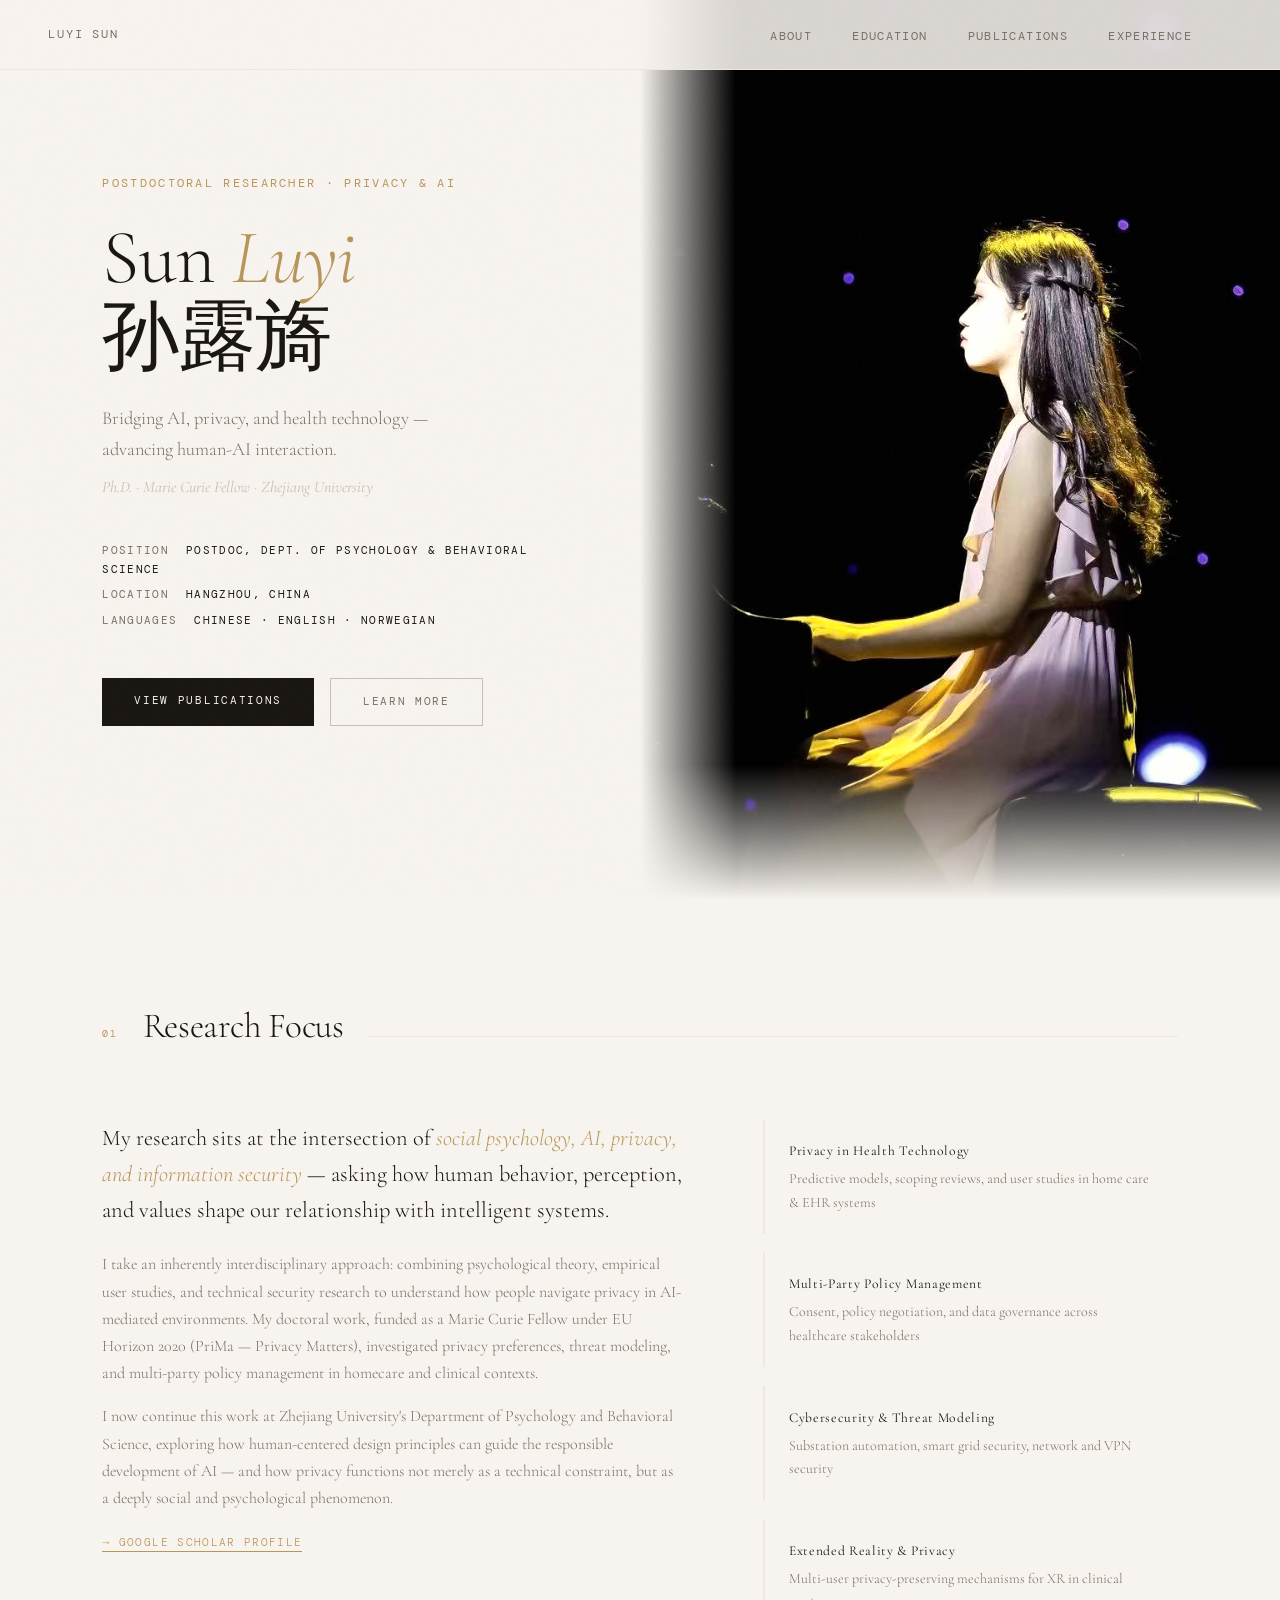
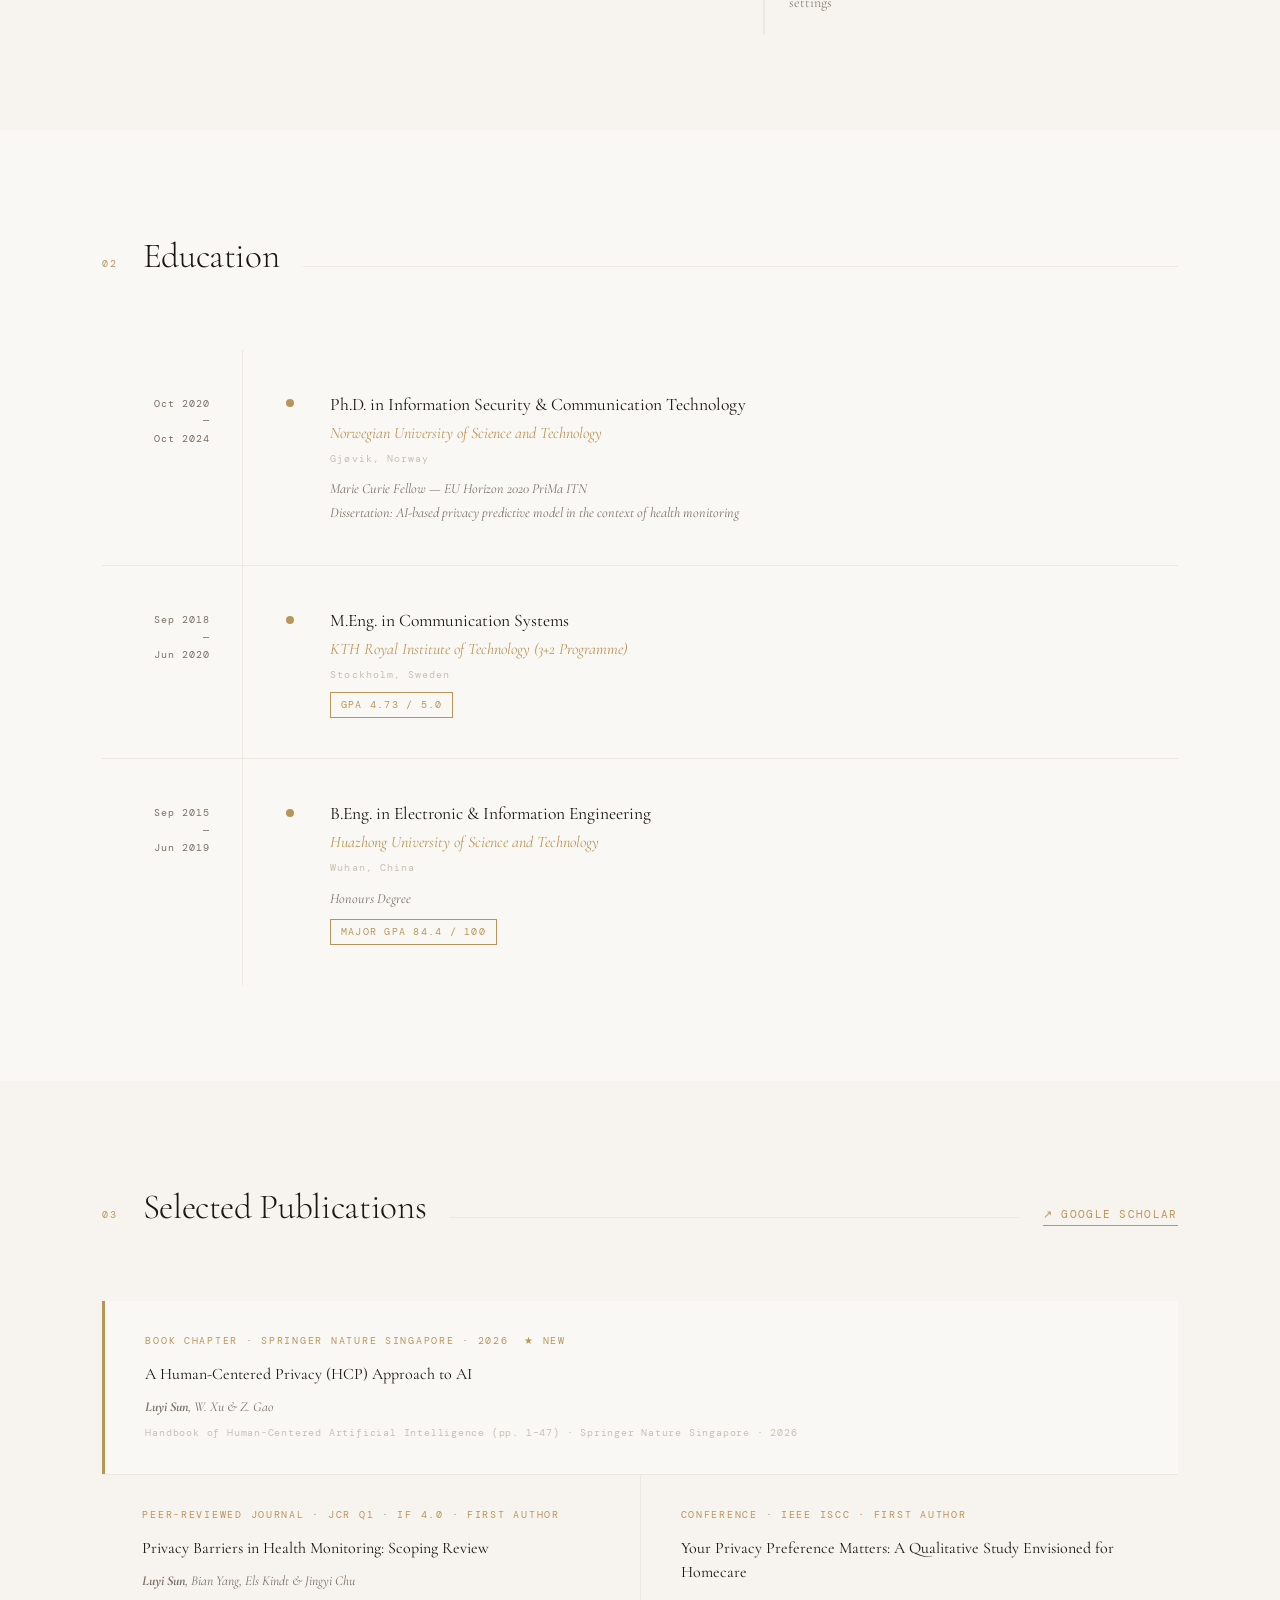
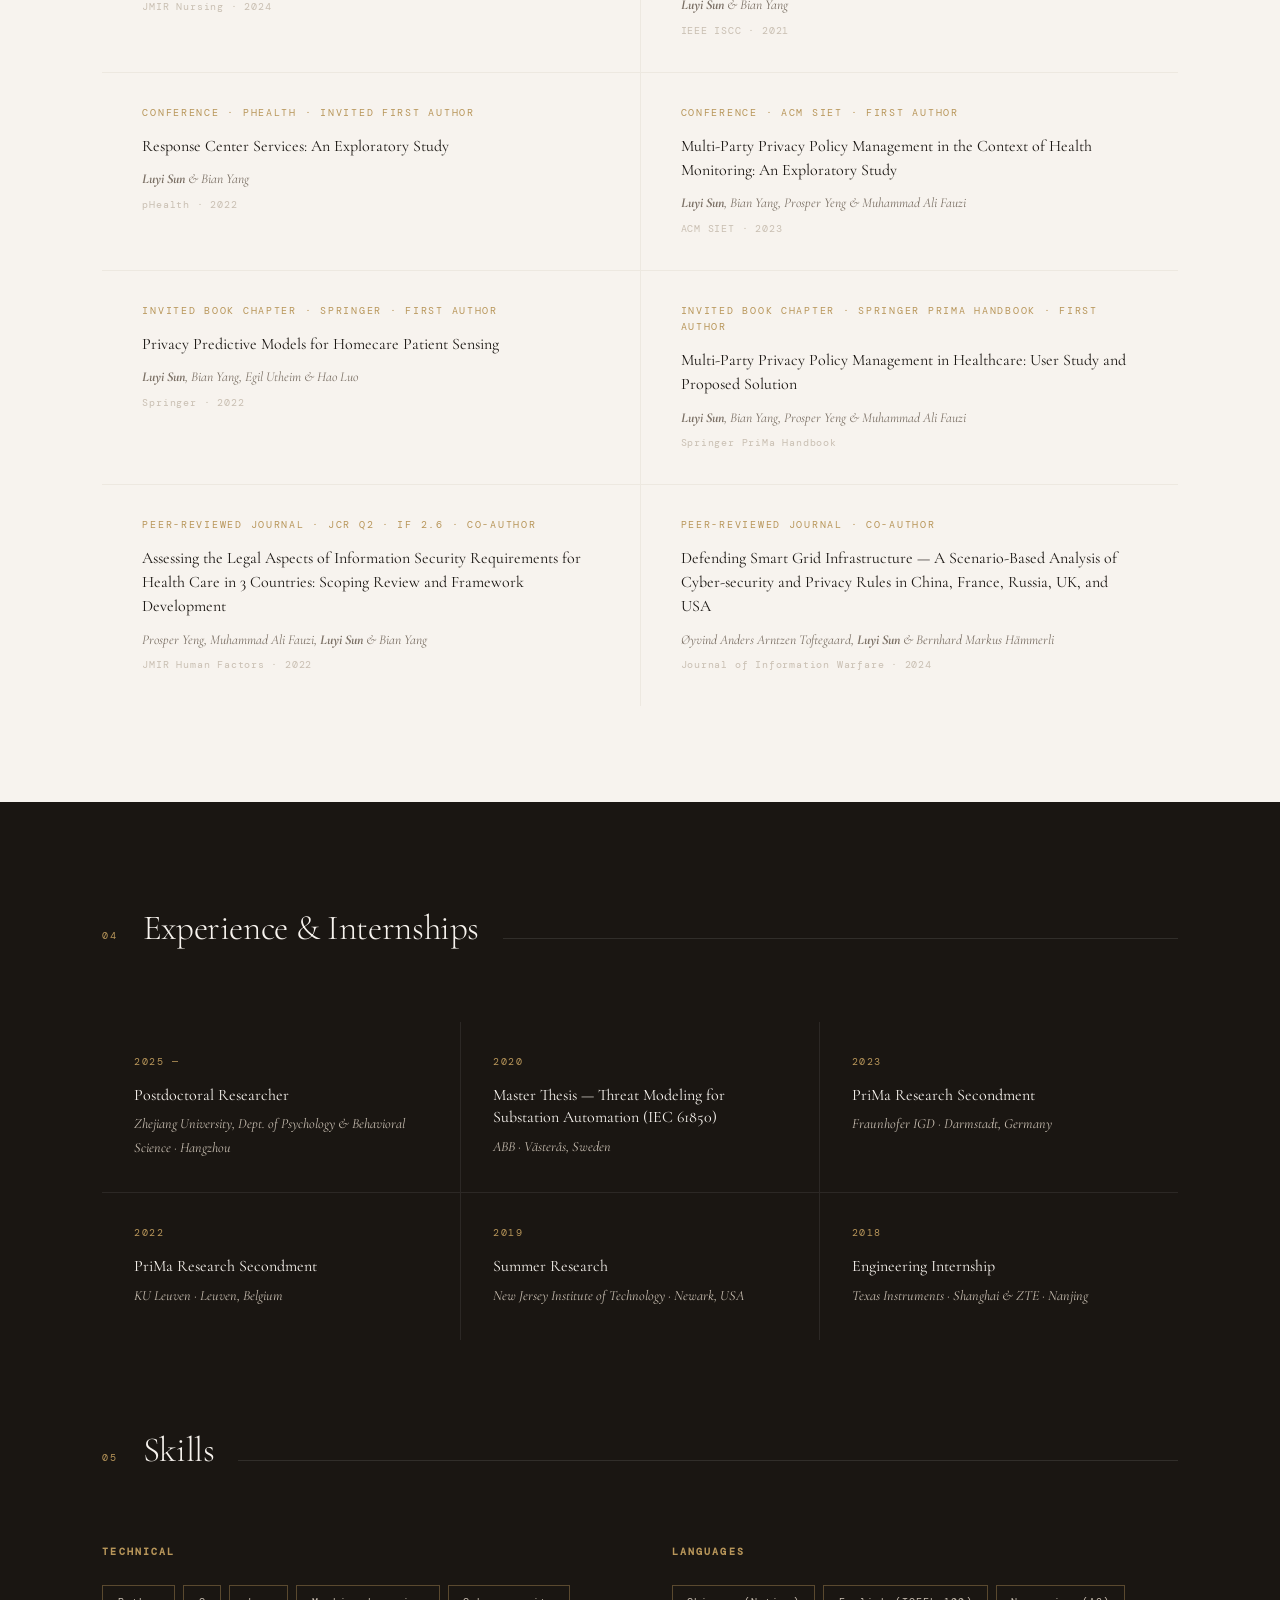
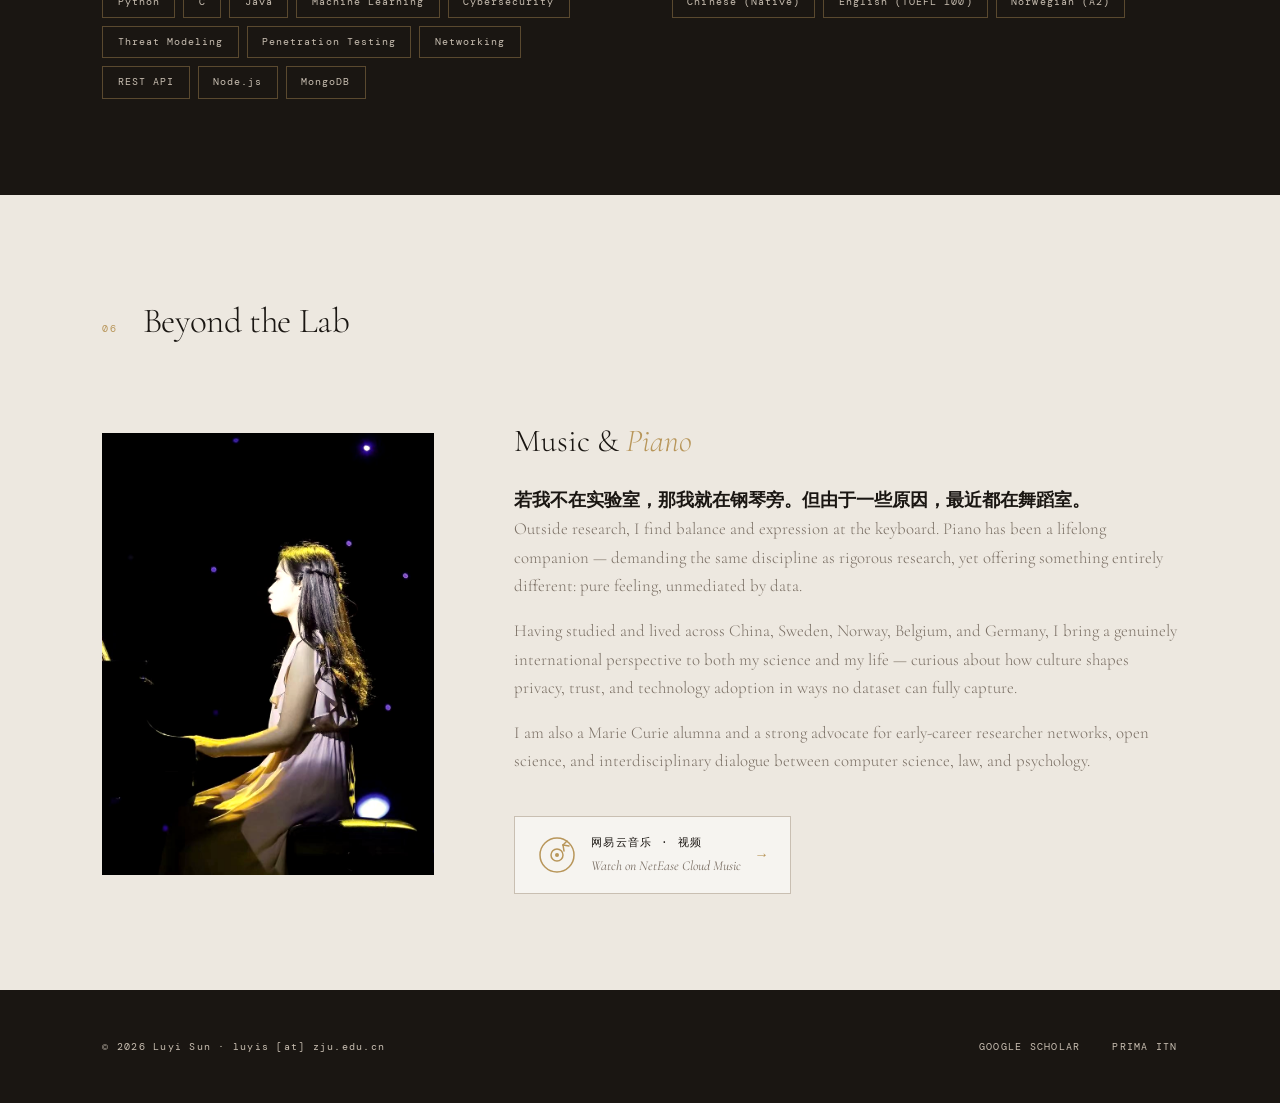
<file: index.html>
<!DOCTYPE html>
<html lang="en">
<head>
  <meta charset="UTF-8" />
  <meta name="viewport" content="width=device-width, initial-scale=1.0" />
  <title>Luyi Sun — Researcher</title>
  <link rel="preconnect" href="https://fonts.googleapis.com" />
  <link href="https://fonts.googleapis.com/css2?family=Cormorant+Garamond:ital,wght@0,300;0,400;0,600;1,300;1,400&family=DM+Mono:wght@300;400&display=swap" rel="stylesheet" />
  <style>
    :root {
      --ink: #1a1612;
      --paper: #f7f3ee;
      --cream: #ede8e0;
      --dust: #c9bfb2;
      --gold: #b8965a;
      --muted: #7a6f64;
      --warm-white: #faf8f4;
    }

    *, *::before, *::after { box-sizing: border-box; margin: 0; padding: 0; }

    html { scroll-behavior: smooth; }

    body {
      background: var(--paper);
      color: var(--ink);
      font-family: 'Cormorant Garamond', Georgia, serif;
      font-size: 18px;
      line-height: 1.7;
      overflow-x: hidden;
    }

    /* ── NOISE TEXTURE OVERLAY ── */
    body::before {
      content: '';
      position: fixed;
      inset: 0;
      background-image: url("data:image/svg+xml,%3Csvg viewBox='0 0 256 256' xmlns='http://www.w3.org/2000/svg'%3E%3Cfilter id='n'%3E%3CfeTurbulence type='fractalNoise' baseFrequency='0.9' numOctaves='4' stitchTiles='stitch'/%3E%3C/filter%3E%3Crect width='100%25' height='100%25' filter='url(%23n)' opacity='0.04'/%3E%3C/svg%3E");
      pointer-events: none;
      z-index: 9999;
      opacity: 0.4;
    }

    /* ── NAVIGATION ── */
    nav {
      position: fixed;
      top: 0; left: 0; right: 0;
      z-index: 100;
      display: flex;
      justify-content: space-between;
      align-items: center;
      padding: 1.2rem 3rem;
      background: rgba(247, 243, 238, 0.88);
      backdrop-filter: blur(12px);
      border-bottom: 1px solid var(--cream);
    }

    .nav-logo {
      font-family: 'DM Mono', monospace;
      font-size: 0.78rem;
      letter-spacing: 0.15em;
      color: var(--muted);
      text-transform: uppercase;
    }

    .nav-links {
      display: flex;
      gap: 2.5rem;
      list-style: none;
    }

    .nav-links a {
      font-family: 'DM Mono', monospace;
      font-size: 0.72rem;
      letter-spacing: 0.12em;
      text-transform: uppercase;
      color: var(--muted);
      text-decoration: none;
      transition: color 0.3s;
    }

    .nav-links a:hover { color: var(--gold); }

    /* ── HERO ── */
    .hero {
      min-height: 100vh;
      display: grid;
      grid-template-columns: 1fr 1fr;
      padding-top: 64px;
    }

    .hero-text {
      display: flex;
      flex-direction: column;
      justify-content: center;
      padding: 5rem 4rem 5rem 8vw;
      position: relative;
    }

    .hero-eyebrow {
      font-family: 'DM Mono', monospace;
      font-size: 0.72rem;
      letter-spacing: 0.2em;
      text-transform: uppercase;
      color: var(--gold);
      margin-bottom: 1.5rem;
      opacity: 0;
      animation: fadeUp 1s 0.2s forwards;
    }

    .hero-name {
      font-size: clamp(3.5rem, 6vw, 5.5rem);
      font-weight: 300;
      line-height: 1.05;
      letter-spacing: -0.01em;
      opacity: 0;
      animation: fadeUp 1s 0.4s forwards;
    }

    .hero-name em {
      font-style: italic;
      color: var(--gold);
    }

    .hero-subtitle {
      margin-top: 1.5rem;
      font-size: 1.15rem;
      font-weight: 300;
      color: var(--muted);
      max-width: 400px;
      opacity: 0;
      animation: fadeUp 1s 0.6s forwards;
    }

    .hero-tagline {
      margin-top: 0.5rem;
      font-size: 1rem;
      font-style: italic;
      color: var(--dust);
      opacity: 0;
      animation: fadeUp 1s 0.7s forwards;
    }

    .hero-meta {
      margin-top: 2.5rem;
      display: flex;
      flex-direction: column;
      gap: 0.4rem;
      opacity: 0;
      animation: fadeUp 1s 0.9s forwards;
    }

    .hero-meta span {
      font-family: 'DM Mono', monospace;
      font-size: 0.7rem;
      letter-spacing: 0.12em;
      color: var(--muted);
      text-transform: uppercase;
    }

    .hero-meta span strong {
      color: var(--ink);
      font-weight: 400;
    }

    .hero-cta {
      margin-top: 3rem;
      display: flex;
      gap: 1rem;
      opacity: 0;
      animation: fadeUp 1s 1.1s forwards;
    }

    .btn {
      display: inline-block;
      font-family: 'DM Mono', monospace;
      font-size: 0.7rem;
      letter-spacing: 0.15em;
      text-transform: uppercase;
      padding: 0.85rem 2rem;
      text-decoration: none;
      transition: all 0.3s;
    }

    .btn-primary {
      background: var(--ink);
      color: var(--paper);
    }

    .btn-primary:hover {
      background: var(--gold);
      color: var(--paper);
    }

    .btn-ghost {
      border: 1px solid var(--dust);
      color: var(--muted);
    }

    .btn-ghost:hover {
      border-color: var(--ink);
      color: var(--ink);
    }

    /* ── HERO IMAGE ── */
    .hero-image {
      position: relative;
      overflow: hidden;
      opacity: 0;
      animation: fadeIn 1.4s 0.5s forwards;
    }

    .hero-image img {
      width: 100%;
      height: 100%;
      object-fit: cover;
      object-position: center top;
      filter: sepia(15%) contrast(1.05);
    }

    .hero-image::after {
      content: '';
      position: absolute;
      inset: 0;
      background: linear-gradient(to right, var(--paper) 0%, transparent 15%),
                  linear-gradient(to top, var(--paper) 0%, transparent 15%);
    }

    /* ── SECTION BASE ── */
    section {
      padding: 6rem 8vw;
    }

    .section-header {
      display: flex;
      align-items: baseline;
      gap: 1.5rem;
      margin-bottom: 4rem;
    }

    .section-num {
      font-family: 'DM Mono', monospace;
      font-size: 0.65rem;
      color: var(--gold);
      letter-spacing: 0.2em;
    }

    .section-title {
      font-size: 2.2rem;
      font-weight: 300;
      letter-spacing: -0.01em;
    }

    .section-line {
      flex: 1;
      height: 1px;
      background: var(--cream);
    }

    /* ── ABOUT / RESEARCH FOCUS ── */
    .about-grid {
      display: grid;
      grid-template-columns: 1.4fr 1fr;
      gap: 5rem;
      align-items: start;
    }

    .about-lead {
      font-size: 1.4rem;
      font-weight: 300;
      line-height: 1.6;
    }

    .about-lead em {
      font-style: italic;
      color: var(--gold);
    }

    .about-body {
      margin-top: 1.5rem;
      font-size: 1rem;
      color: var(--muted);
      font-weight: 300;
    }

    .focus-areas {
      display: flex;
      flex-direction: column;
      gap: 1.2rem;
    }

    .focus-item {
      padding: 1.2rem 1.5rem;
      border-left: 2px solid var(--cream);
      transition: border-color 0.3s;
    }

    .focus-item:hover {
      border-left-color: var(--gold);
    }

    .focus-item h4 {
      font-size: 0.85rem;
      font-weight: 400;
      letter-spacing: 0.05em;
      margin-bottom: 0.3rem;
    }

    .focus-item p {
      font-size: 0.88rem;
      color: var(--muted);
      font-weight: 300;
    }

    /* ── EDUCATION ── */
    .edu-section { background: var(--warm-white); }

    .edu-timeline {
      position: relative;
      display: flex;
      flex-direction: column;
      gap: 0;
    }

    .edu-timeline::before {
      content: '';
      position: absolute;
      left: 140px;
      top: 0; bottom: 0;
      width: 1px;
      background: var(--cream);
    }

    .edu-item {
      display: grid;
      grid-template-columns: 140px 1fr;
      gap: 3rem;
      padding: 2.5rem 0;
      border-bottom: 1px solid var(--cream);
    }

    .edu-item:last-child { border-bottom: none; }

    .edu-years {
      font-family: 'DM Mono', monospace;
      font-size: 0.65rem;
      letter-spacing: 0.1em;
      color: var(--muted);
      padding-top: 0.3rem;
      text-align: right;
      padding-right: 2rem;
    }

    .edu-content {
      position: relative;
      padding-left: 2.5rem;
    }

    .edu-content::before {
      content: '';
      position: absolute;
      left: -4px;
      top: 0.6rem;
      width: 8px;
      height: 8px;
      border-radius: 50%;
      background: var(--gold);
    }

    .edu-degree {
      font-size: 1.1rem;
      font-weight: 400;
    }

    .edu-school {
      font-size: 1rem;
      font-style: italic;
      color: var(--gold);
    }

    .edu-location {
      font-family: 'DM Mono', monospace;
      font-size: 0.65rem;
      color: var(--dust);
      letter-spacing: 0.1em;
      margin-top: 0.2rem;
    }

    .edu-note {
      margin-top: 0.6rem;
      font-size: 0.88rem;
      color: var(--muted);
      font-style: italic;
    }

    .edu-gpa {
      display: inline-block;
      margin-top: 0.5rem;
      font-family: 'DM Mono', monospace;
      font-size: 0.65rem;
      letter-spacing: 0.12em;
      color: var(--gold);
      border: 1px solid var(--gold);
      padding: 0.2rem 0.6rem;
      text-transform: uppercase;
    }

    /* ── PUBLICATIONS ── */
    .pubs-grid {
      display: grid;
      grid-template-columns: 1fr 1fr;
      gap: 1px;
      background: var(--cream);
    }

    .pub-item {
      background: var(--paper);
      padding: 2rem 2.5rem;
      transition: background 0.3s;
    }

    .pub-item:hover { background: var(--warm-white); }

    .pub-type {
      font-family: 'DM Mono', monospace;
      font-size: 0.6rem;
      letter-spacing: 0.18em;
      text-transform: uppercase;
      color: var(--gold);
      margin-bottom: 0.8rem;
    }

    .pub-title {
      font-size: 1rem;
      font-weight: 400;
      line-height: 1.5;
      margin-bottom: 0.6rem;
    }

    .pub-authors {
      font-size: 0.85rem;
      color: var(--muted);
      font-style: italic;
    }

    .pub-venue {
      margin-top: 0.4rem;
      font-family: 'DM Mono', monospace;
      font-size: 0.62rem;
      color: var(--dust);
      letter-spacing: 0.08em;
    }

    /* ── EXPERIENCE ── */
    .exp-section { background: var(--ink); color: var(--paper); }

    .exp-section .section-title { color: var(--paper); }
    .exp-section .section-num { color: var(--gold); }
    .exp-section .section-line { background: rgba(255,255,255,0.1); }

    .exp-grid {
      display: grid;
      grid-template-columns: repeat(3, 1fr);
      gap: 1px;
      background: rgba(255,255,255,0.08);
      margin-top: 1rem;
    }

    .exp-item {
      background: var(--ink);
      padding: 2rem;
      transition: background 0.3s;
    }

    .exp-item:hover { background: #261e18; }

    .exp-year {
      font-family: 'DM Mono', monospace;
      font-size: 0.62rem;
      letter-spacing: 0.15em;
      color: var(--gold);
      margin-bottom: 0.8rem;
    }

    .exp-title {
      font-size: 1rem;
      font-weight: 400;
      line-height: 1.4;
      margin-bottom: 0.4rem;
    }

    .exp-org {
      font-size: 0.88rem;
      color: var(--dust);
      font-style: italic;
    }

    /* ── SKILLS ── */
    .skills-layout {
      display: grid;
      grid-template-columns: 1fr 1fr;
      gap: 4rem;
    }

    .skill-group h3 {
      font-family: 'DM Mono', monospace;
      font-size: 0.65rem;
      letter-spacing: 0.2em;
      text-transform: uppercase;
      color: var(--gold);
      margin-bottom: 1.5rem;
    }

    .skill-tags {
      display: flex;
      flex-wrap: wrap;
      gap: 0.5rem;
    }

    .tag {
      font-family: 'DM Mono', monospace;
      font-size: 0.65rem;
      letter-spacing: 0.1em;
      padding: 0.4rem 0.9rem;
      border: 1px solid var(--cream);
      color: var(--muted);
      transition: all 0.3s;
    }

    .tag:hover {
      border-color: var(--gold);
      color: var(--ink);
    }

    /* ──  / PERSONAL ── */
    .-section { background: var(--cream); }

    .-content {
      display: grid;
      grid-template-columns: 1fr 2fr;
      gap: 5rem;
      align-items: center;
    }

    .-image {
      aspect-ratio: 3/4;
      overflow: hidden;
      filter: sepia(20%) contrast(1.05);
    }

    .-image img {
      width: 100%;
      height: 100%;
      object-fit: cover;
      object-position: center;
      transition: transform 0.8s;
    }

    .-image:hover img { transform: scale(1.04); }

    .-text h3 {
      font-size: 2rem;
      font-weight: 300;
      margin-bottom: 1rem;
    }

    .-text h3 em { font-style: italic; color: var(--gold); }

    .-text p {
      font-size: 1.05rem;
      color: var(--muted);
      margin-bottom: 1rem;
      font-weight: 300;
    }

    /* ── VIDEO LINK CARD ── */
    .video-link-card {
      display: inline-flex;
      align-items: center;
      gap: 1rem;
      margin-top: 1.5rem;
      padding: 1rem 1.5rem;
      border: 1px solid var(--dust);
      background: rgba(255,255,255,0.5);
      text-decoration: none;
      transition: all 0.35s;
      position: relative;
      overflow: hidden;
    }

    .video-link-card::before {
      content: '';
      position: absolute;
      inset: 0;
      background: var(--gold);
      transform: scaleX(0);
      transform-origin: left;
      transition: transform 0.35s ease;
      z-index: 0;
    }

    .video-link-card:hover::before {
      transform: scaleX(1);
    }

    .video-link-card:hover .video-link-icon,
    .video-link-card:hover .video-link-text,
    .video-link-card:hover .video-link-sub {
      color: var(--paper);
    }

    .video-link-icon {
      position: relative;
      z-index: 1;
      width: 36px;
      height: 36px;
      flex-shrink: 0;
      color: var(--gold);
      transition: color 0.35s;
    }

    .video-link-icon svg {
      width: 100%;
      height: 100%;
    }

    .video-link-info {
      position: relative;
      z-index: 1;
      display: flex;
      flex-direction: column;
      gap: 0.15rem;
    }

    .video-link-text {
      font-family: 'DM Mono', monospace;
      font-size: 0.68rem;
      letter-spacing: 0.12em;
      text-transform: uppercase;
      color: var(--ink);
      transition: color 0.35s;
    }

    .video-link-sub {
      font-size: 0.85rem;
      font-style: italic;
      color: var(--muted);
      transition: color 0.35s;
    }

    .video-link-arrow {
      position: relative;
      z-index: 1;
      margin-left: auto;
      font-family: 'DM Mono', monospace;
      font-size: 0.9rem;
      color: var(--gold);
      transition: color 0.35s, transform 0.35s;
    }

    .video-link-card:hover .video-link-arrow {
      color: var(--paper);
      transform: translateX(4px);
    }

    /* ── FOOTER ── */
    footer {
      background: var(--ink);
      color: var(--dust);
      padding: 3rem 8vw;
      display: flex;
      justify-content: space-between;
      align-items: center;
    }

    footer p {
      font-family: 'DM Mono', monospace;
      font-size: 0.65rem;
      letter-spacing: 0.12em;
    }

    .footer-links {
      display: flex;
      gap: 2rem;
    }

    .footer-links a {
      font-family: 'DM Mono', monospace;
      font-size: 0.65rem;
      letter-spacing: 0.12em;
      text-transform: uppercase;
      color: var(--dust);
      text-decoration: none;
      transition: color 0.3s;
    }

    .footer-links a:hover { color: var(--gold); }

    /* ── ANIMATIONS ── */
    @keyframes fadeUp {
      from { opacity: 0; transform: translateY(20px); }
      to { opacity: 1; transform: translateY(0); }
    }

    @keyframes fadeIn {
      from { opacity: 0; }
      to { opacity: 1; }
    }

    /* Scroll reveal */
    .reveal {
      opacity: 0;
      transform: translateY(24px);
      transition: opacity 0.8s, transform 0.8s;
    }

    .reveal.visible {
      opacity: 1;
      transform: none;
    }

    /* ── RESPONSIVE ── */
    @media (max-width: 900px) {
      nav { padding: 1rem 1.5rem; }
      .nav-links { gap: 1.5rem; }
      .hero { grid-template-columns: 1fr; min-height: auto; }
      .hero-text { padding: 6rem 2rem 3rem; }
      .hero-image { height: 60vw; }
      section { padding: 4rem 2rem; }
      .about-grid, .skills-layout, .-content { grid-template-columns: 1fr; gap: 2.5rem; }
      .edu-timeline::before { display: none; }
      .edu-item { grid-template-columns: 1fr; gap: 0.5rem; }
      .edu-years { text-align: left; padding-right: 0; }
      .pubs-grid, .exp-grid { grid-template-columns: 1fr; }
      footer { flex-direction: column; gap: 1.5rem; text-align: center; }
    }
  </style>
</head>
<body>

  <!-- NAV -->
  <nav>
    <span class="nav-logo">Luyi Sun</span>
    <ul class="nav-links">
      <li><a href="#about">About</a></li>
      <li><a href="#education">Education</a></li>
      <li><a href="#publications">Publications</a></li>
      <li><a href="#experience">Experience</a></li>
      <li><a href="#"></a></li>
    </ul>
  </nav>

  <!-- HERO -->
  <section class="hero" style="padding:0">
    <div class="hero-text">
      <p class="hero-eyebrow">Postdoctoral Researcher · Privacy &amp; AI</p>
      <h1 class="hero-name">Sun <em>Luyi</em><br>孙露旖</h1>
      <p class="hero-subtitle">Bridging AI, privacy, and health technology — advancing human-AI interaction.</p>
      <p class="hero-tagline">Ph.D. · Marie Curie Fellow · Zhejiang University</p>
      <div class="hero-meta">
        <span>Position &nbsp;<strong>Postdoc, Dept. of Psychology &amp; Behavioral Science</strong></span>
        <span>Location &nbsp;<strong>Hangzhou, China</strong></span>
        <span>Languages &nbsp;<strong>Chinese · English · Norwegian</strong></span>
      </div>
      <div class="hero-cta">
        <a href="#publications" class="btn btn-primary">View Publications</a>
        <a href="#about" class="btn btn-ghost">Learn More</a>
      </div>
    </div>
    <div class="hero-image">
      <img src="piano.jpg" alt="Luyi Sun performing at piano" />
    </div>
  </section>

  <!-- ABOUT -->
  <section id="about">
    <div class="section-header reveal">
      <span class="section-num">01</span>
      <h2 class="section-title">Research Focus</h2>
      <div class="section-line"></div>
    </div>
    <div class="about-grid">
      <div class="reveal">
        <p class="about-lead">
          My research sits at the intersection of <em>social psychology, AI, privacy, and information security</em> — asking how human behavior, perception, and values shape our relationship with intelligent systems.
        </p>
        <p class="about-body">
          I take an inherently interdisciplinary approach: combining psychological theory, empirical user studies, and technical security research to understand how people navigate privacy in AI-mediated environments. My doctoral work, funded as a Marie Curie Fellow under EU Horizon 2020 (PriMa — Privacy Matters), investigated privacy preferences, threat modeling, and multi-party policy management in homecare and clinical contexts.
        </p>
        <p class="about-body" style="margin-top:1rem">
          I now continue this work at Zhejiang University's Department of Psychology and Behavioral Science, exploring how human-centered design principles can guide the responsible development of AI — and how privacy functions not merely as a technical constraint, but as a deeply social and psychological phenomenon.
        </p>
        <p class="about-body" style="margin-top:1rem">
          <a href="https://scholar.google.com/citations?user=bymBm5wAAAAJ&hl=en" target="_blank" rel="noopener" style="font-family:'DM Mono',monospace;font-size:0.7rem;letter-spacing:0.12em;text-transform:uppercase;color:var(--gold);text-decoration:none;border-bottom:1px solid var(--gold);padding-bottom:2px;">→ Google Scholar Profile</a>
        </p>
      </div>
      <div class="focus-areas reveal" style="transition-delay:0.2s">
        <div class="focus-item">
          <h4>Privacy in Health Technology</h4>
          <p>Predictive models, scoping reviews, and user studies in home care &amp; EHR systems</p>
        </div>
        <div class="focus-item">
          <h4>Multi-Party Policy Management</h4>
          <p>Consent, policy negotiation, and data governance across healthcare stakeholders</p>
        </div>
        <div class="focus-item">
          <h4>Cybersecurity &amp; Threat Modeling</h4>
          <p>Substation automation, smart grid security, network and VPN security</p>
        </div>
        <div class="focus-item">
          <h4>Extended Reality &amp; Privacy</h4>
          <p>Multi-user privacy-preserving mechanisms for XR in clinical settings</p>
        </div>
      </div>
    </div>
  </section>

  <!-- EDUCATION -->
  <section id="education" class="edu-section">
    <div class="section-header reveal">
      <span class="section-num">02</span>
      <h2 class="section-title">Education</h2>
      <div class="section-line"></div>
    </div>
    <div class="edu-timeline">

      <div class="edu-item reveal">
        <div class="edu-years">Oct 2020<br>—<br>Oct 2024</div>
        <div class="edu-content">
          <div class="edu-degree">Ph.D. in Information Security &amp; Communication Technology</div>
          <div class="edu-school">Norwegian University of Science and Technology</div>
          <div class="edu-location">Gjøvik, Norway</div>
          <p class="edu-note">Marie Curie Fellow — EU Horizon 2020 PriMa ITN<br>
          Dissertation: <em>AI-based privacy predictive model in the context of health monitoring</em></p>
        </div>
      </div>

      <div class="edu-item reveal">
        <div class="edu-years">Sep 2018<br>—<br>Jun 2020</div>
        <div class="edu-content">
          <div class="edu-degree">M.Eng. in Communication Systems</div>
          <div class="edu-school">KTH Royal Institute of Technology (3+2 Programme)</div>
          <div class="edu-location">Stockholm, Sweden</div>
          <span class="edu-gpa">GPA 4.73 / 5.0</span>
        </div>
      </div>

      <div class="edu-item reveal">
        <div class="edu-years">Sep 2015<br>—<br>Jun 2019</div>
        <div class="edu-content">
          <div class="edu-degree">B.Eng. in Electronic &amp; Information Engineering</div>
          <div class="edu-school">Huazhong University of Science and Technology</div>
          <div class="edu-location">Wuhan, China</div>
          <p class="edu-note">Honours Degree</p>
          <span class="edu-gpa">Major GPA 84.4 / 100</span>
        </div>
      </div>

    </div>
  </section>

  <!-- PUBLICATIONS -->
  <section id="publications">
    <div class="section-header reveal">
      <span class="section-num">03</span>
      <h2 class="section-title">Selected Publications</h2>
      <div class="section-line"></div>
      <a href="https://scholar.google.com/citations?user=bymBm5wAAAAJ&hl=en" target="_blank" rel="noopener" style="font-family:'DM Mono',monospace;font-size:0.68rem;letter-spacing:0.12em;text-transform:uppercase;color:var(--gold);text-decoration:none;white-space:nowrap;border-bottom:1px solid var(--gold);padding-bottom:2px;">↗ Google Scholar</a>
    </div>
    <div class="pubs-grid">

      <!-- 2026 NEW — full width highlight -->
      <div class="pub-item reveal" style="grid-column: 1 / -1; border-left: 3px solid var(--gold); background: var(--warm-white);">
        <div class="pub-type">Book Chapter · Springer Nature Singapore · 2026 &nbsp;★ New</div>
        <div class="pub-title">A Human-Centered Privacy (HCP) Approach to AI</div>
        <div class="pub-authors"><strong>Luyi Sun</strong>, W. Xu &amp; Z. Gao</div>
        <div class="pub-venue">Handbook of Human-Centered Artificial Intelligence (pp. 1–47) · Springer Nature Singapore · 2026</div>
      </div>

      <!-- Journal Q1 -->
      <div class="pub-item reveal">
        <div class="pub-type">Peer-reviewed Journal · JCR Q1 · IF 4.0 · First Author</div>
        <div class="pub-title">Privacy Barriers in Health Monitoring: Scoping Review</div>
        <div class="pub-authors"><strong>Luyi Sun</strong>, Bian Yang, Els Kindt &amp; Jingyi Chu</div>
        <div class="pub-venue">JMIR Nursing · 2024</div>
      </div>

      <!-- Conference IEEE ISCC -->
      <div class="pub-item reveal" style="transition-delay:0.08s">
        <div class="pub-type">Conference · IEEE ISCC · First Author</div>
        <div class="pub-title">Your Privacy Preference Matters: A Qualitative Study Envisioned for Homecare</div>
        <div class="pub-authors"><strong>Luyi Sun</strong> &amp; Bian Yang</div>
        <div class="pub-venue">IEEE ISCC · 2021</div>
      </div>

      <!-- Conference pHealth -->
      <div class="pub-item reveal" style="transition-delay:0.12s">
        <div class="pub-type">Conference · pHealth · Invited First Author</div>
        <div class="pub-title">Response Center Services: An Exploratory Study</div>
        <div class="pub-authors"><strong>Luyi Sun</strong> &amp; Bian Yang</div>
        <div class="pub-venue">pHealth · 2022</div>
      </div>

      <!-- Conference ACM SIET 2023 -->
      <div class="pub-item reveal" style="transition-delay:0.16s">
        <div class="pub-type">Conference · ACM SIET · First Author</div>
        <div class="pub-title">Multi-Party Privacy Policy Management in the Context of Health Monitoring: An Exploratory Study</div>
        <div class="pub-authors"><strong>Luyi Sun</strong>, Bian Yang, Prosper Yeng &amp; Muhammad Ali Fauzi</div>
        <div class="pub-venue">ACM SIET · 2023</div>
      </div>

      <!-- Book Chapter Springer 2022 -->
      <div class="pub-item reveal" style="transition-delay:0.2s">
        <div class="pub-type">Invited Book Chapter · Springer · First Author</div>
        <div class="pub-title">Privacy Predictive Models for Homecare Patient Sensing</div>
        <div class="pub-authors"><strong>Luyi Sun</strong>, Bian Yang, Egil Utheim &amp; Hao Luo</div>
        <div class="pub-venue">Springer · 2022</div>
      </div>

      <!-- Book Chapter PriMa Handbook -->
      <div class="pub-item reveal" style="transition-delay:0.24s">
        <div class="pub-type">Invited Book Chapter · Springer PriMa Handbook · First Author</div>
        <div class="pub-title">Multi-Party Privacy Policy Management in Healthcare: User Study and Proposed Solution</div>
        <div class="pub-authors"><strong>Luyi Sun</strong>, Bian Yang, Prosper Yeng &amp; Muhammad Ali Fauzi</div>
        <div class="pub-venue">Springer PriMa Handbook</div>
      </div>

      <!-- Journal Q2 co-author -->
      <div class="pub-item reveal" style="transition-delay:0.28s">
        <div class="pub-type">Peer-reviewed Journal · JCR Q2 · IF 2.6 · Co-author</div>
        <div class="pub-title">Assessing the Legal Aspects of Information Security Requirements for Health Care in 3 Countries: Scoping Review and Framework Development</div>
        <div class="pub-authors">Prosper Yeng, Muhammad Ali Fauzi, <strong>Luyi Sun</strong> &amp; Bian Yang</div>
        <div class="pub-venue">JMIR Human Factors · 2022</div>
      </div>

      <!-- Journal co-author 2024 -->
      <div class="pub-item reveal" style="transition-delay:0.32s">
        <div class="pub-type">Peer-reviewed Journal · Co-author</div>
        <div class="pub-title">Defending Smart Grid Infrastructure — A Scenario-Based Analysis of Cyber-security and Privacy Rules in China, France, Russia, UK, and USA</div>
        <div class="pub-authors">Øyvind Anders Arntzen Toftegaard, <strong>Luyi Sun</strong> &amp; Bernhard Markus Hämmerli</div>
        <div class="pub-venue">Journal of Information Warfare · 2024</div>
      </div>

    </div>
  </section>

  <!-- EXPERIENCE -->
  <section id="experience" class="exp-section">
    <div class="section-header reveal">
      <span class="section-num">04</span>
      <h2 class="section-title">Experience &amp; Internships</h2>
      <div class="section-line"></div>
    </div>
    <div class="exp-grid">
      <div class="exp-item reveal">
        <div class="exp-year">2025 —</div>
        <div class="exp-title">Postdoctoral Researcher</div>
        <div class="exp-org">Zhejiang University, Dept. of Psychology &amp; Behavioral Science · Hangzhou</div>
      </div>
      <div class="exp-item reveal" style="transition-delay:0.1s">
        <div class="exp-year">2020</div>
        <div class="exp-title">Master Thesis — Threat Modeling for Substation Automation (IEC 61850)</div>
        <div class="exp-org">ABB · Västerås, Sweden</div>
      </div>
      <div class="exp-item reveal" style="transition-delay:0.15s">
        <div class="exp-year">2023</div>
        <div class="exp-title">PriMa Research Secondment</div>
        <div class="exp-org">Fraunhofer IGD · Darmstadt, Germany</div>
      </div>
      <div class="exp-item reveal" style="transition-delay:0.2s">
        <div class="exp-year">2022</div>
        <div class="exp-title">PriMa Research Secondment</div>
        <div class="exp-org">KU Leuven · Leuven, Belgium</div>
      </div>
      <div class="exp-item reveal" style="transition-delay:0.25s">
        <div class="exp-year">2019</div>
        <div class="exp-title">Summer Research</div>
        <div class="exp-org">New Jersey Institute of Technology · Newark, USA</div>
      </div>
      <div class="exp-item reveal" style="transition-delay:0.3s">
        <div class="exp-year">2018</div>
        <div class="exp-title">Engineering Internship</div>
        <div class="exp-org">Texas Instruments · Shanghai &amp; ZTE · Nanjing</div>
      </div>
    </div>

    <!-- Skills inside dark section -->
    <div style="margin-top: 5rem">
      <div class="section-header reveal">
        <span class="section-num">05</span>
        <h2 class="section-title">Skills</h2>
        <div class="section-line"></div>
      </div>
      <div class="skills-layout">
        <div class="skill-group reveal">
          <h3>Technical</h3>
          <div class="skill-tags">
            <span class="tag" style="border-color:rgba(184,150,90,0.4);color:var(--dust)">Python</span>
            <span class="tag" style="border-color:rgba(184,150,90,0.4);color:var(--dust)">C</span>
            <span class="tag" style="border-color:rgba(184,150,90,0.4);color:var(--dust)">Java</span>
            <span class="tag" style="border-color:rgba(184,150,90,0.4);color:var(--dust)">Machine Learning</span>
            <span class="tag" style="border-color:rgba(184,150,90,0.4);color:var(--dust)">Cybersecurity</span>
            <span class="tag" style="border-color:rgba(184,150,90,0.4);color:var(--dust)">Threat Modeling</span>
            <span class="tag" style="border-color:rgba(184,150,90,0.4);color:var(--dust)">Penetration Testing</span>
            <span class="tag" style="border-color:rgba(184,150,90,0.4);color:var(--dust)">Networking</span>
            <span class="tag" style="border-color:rgba(184,150,90,0.4);color:var(--dust)">REST API</span>
            <span class="tag" style="border-color:rgba(184,150,90,0.4);color:var(--dust)">Node.js</span>
            <span class="tag" style="border-color:rgba(184,150,90,0.4);color:var(--dust)">MongoDB</span>
          </div>
        </div>
        <div class="skill-group reveal" style="transition-delay:0.2s">
          <h3>Languages</h3>
          <div class="skill-tags">
            <span class="tag" style="border-color:rgba(184,150,90,0.4);color:var(--dust)">Chinese (Native)</span>
            <span class="tag" style="border-color:rgba(184,150,90,0.4);color:var(--dust)">English (TOEFL 100)</span>
            <span class="tag" style="border-color:rgba(184,150,90,0.4);color:var(--dust)">Norwegian (A2)</span>
          </div>
        </div>
      </div>
    </div>
  </section>

  <!--  / PIANO -->
  <section id="" class="-section">
    <div class="section-header reveal">
      <span class="section-num">06</span>
      <h2 class="section-title"> Beyond the Lab</h2>
      <div class="section-line"></div>
    </div>
    <div class="-content">
      <div class="-image reveal">
        <img src="piano.jpg" alt="Luyi Sun at the piano on stage" />
      </div>
      <div class="-text reveal" style="transition-delay:0.2s">
        <h3>Music &amp; <em>Piano</em></h3>
        <h4>若我不在实验室，那我就在钢琴旁。但由于一些原因，最近都在舞蹈室。</h4>
        <p>
          Outside research, I find balance and expression at the keyboard. Piano has been a lifelong companion — demanding the same discipline as rigorous research, yet offering something entirely different: pure feeling, unmediated by data.
        </p>
        <p>
          Having studied and lived across China, Sweden, Norway, Belgium, and Germany, I bring a genuinely international perspective to both my science and my life — curious about how culture shapes privacy, trust, and technology adoption in ways no dataset can fully capture.
        </p>
        <p>
          I am also a Marie Curie alumna and a strong advocate for early-career researcher networks, open science, and interdisciplinary dialogue between computer science, law, and psychology.
        </p>

        <!-- 网易云音乐视频链接 -->
        <a
          href="https://music.163.com/#/video?id=4CFFB4D5387F2BD24415CEB6CF33D58B"
          target="_blank"
          rel="noopener"
          class="video-link-card"
        >
          <div class="video-link-icon">
            <!-- 网易云音乐风格播放图标 -->
            <svg viewBox="0 0 36 36" fill="none" xmlns="http://www.w3.org/2000/svg">
              <circle cx="18" cy="18" r="17" stroke="currentColor" stroke-width="1.5"/>
              <circle cx="18" cy="18" r="6" stroke="currentColor" stroke-width="1.5"/>
              <circle cx="18" cy="18" r="2" fill="currentColor"/>
              <path d="M24 8 L28 4" stroke="currentColor" stroke-width="1.5" stroke-linecap="round"/>
              <path d="M24 8 L30 9" stroke="currentColor" stroke-width="1.5" stroke-linecap="round"/>
              <path d="M24 8 L25 14" stroke="currentColor" stroke-width="1.5" stroke-linecap="round"/>
            </svg>
          </div>
          <div class="video-link-info">
            <span class="video-link-text">网易云音乐 · 视频</span>
            <span class="video-link-sub">Watch on NetEase Cloud Music</span>
          </div>
          <span class="video-link-arrow">→</span>
        </a>

      </div>
    </div>
  </section>

  <!-- FOOTER -->
  <footer>
    <p>© 2026 Luyi Sun · luyis [at] zju.edu.cn</p>
    <div class="footer-links">
      <a href="https://scholar.google.com/citations?user=bymBm5wAAAAJ&hl=en" target="_blank" rel="noopener">Google Scholar</a>
      <a href="https://www.prima-itn.eu/" target="_blank" rel="noopener">PriMa ITN</a>
    </div>
  </footer>

  <script>
    // Scroll reveal
    const reveals = document.querySelectorAll('.reveal');
    const observer = new IntersectionObserver((entries) => {
      entries.forEach(e => {
        if (e.isIntersecting) {
          e.target.classList.add('visible');
          observer.unobserve(e.target);
        }
      });
    }, { threshold: 0.1 });
    reveals.forEach(r => observer.observe(r));
  </script>

</body>
</html>
</file>
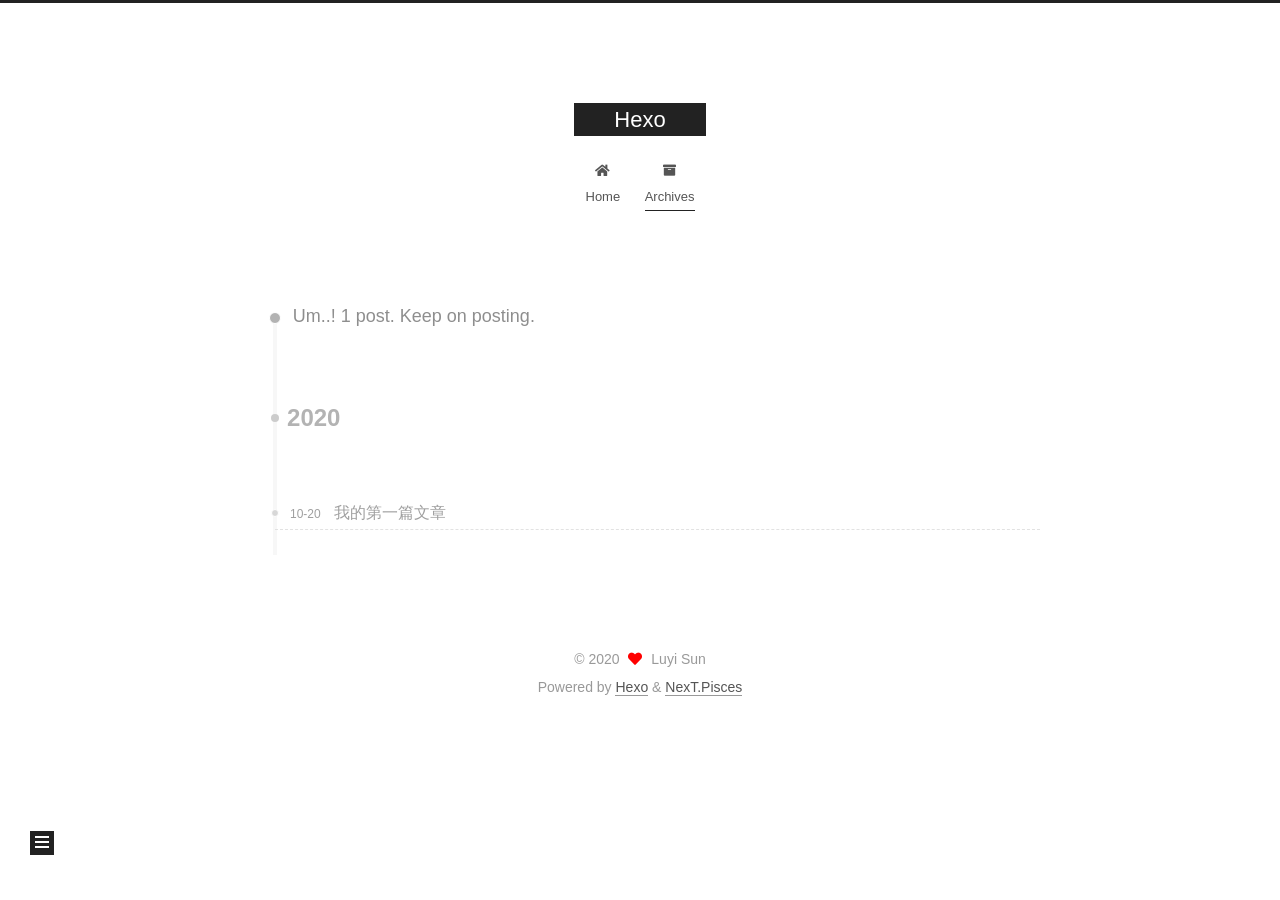
<file: archives/index.html>
<!DOCTYPE html>
<html lang="en">
<head>
  <meta charset="UTF-8">
<meta name="viewport" content="width=device-width, initial-scale=1, maximum-scale=2">
<meta name="theme-color" content="#222">
<meta name="generator" content="Hexo 5.2.0">
  <link rel="apple-touch-icon" sizes="180x180" href="/images/apple-touch-icon-next.png">
  <link rel="icon" type="image/png" sizes="32x32" href="/images/favicon-32x32-next.png">
  <link rel="icon" type="image/png" sizes="16x16" href="/images/favicon-16x16-next.png">
  <link rel="mask-icon" href="/images/logo.svg" color="#222">

<link rel="stylesheet" href="/css/main.css">


<link rel="stylesheet" href="/lib/font-awesome/css/all.min.css">

<script id="hexo-configurations">
    var NexT = window.NexT || {};
    var CONFIG = {"hostname":"www.luyisun.com","root":"/","scheme":"Pisces","version":"7.8.0","exturl":false,"sidebar":{"position":"left","display":"post","padding":18,"offset":12,"onmobile":false},"copycode":{"enable":false,"show_result":false,"style":null},"back2top":{"enable":true,"sidebar":false,"scrollpercent":false},"bookmark":{"enable":false,"color":"#222","save":"auto"},"fancybox":false,"mediumzoom":false,"lazyload":false,"pangu":false,"comments":{"style":"tabs","active":null,"storage":true,"lazyload":false,"nav":null},"algolia":{"hits":{"per_page":10},"labels":{"input_placeholder":"Search for Posts","hits_empty":"We didn't find any results for the search: ${query}","hits_stats":"${hits} results found in ${time} ms"}},"localsearch":{"enable":false,"trigger":"auto","top_n_per_article":1,"unescape":false,"preload":false},"motion":{"enable":true,"async":false,"transition":{"post_block":"fadeIn","post_header":"slideDownIn","post_body":"slideDownIn","coll_header":"slideLeftIn","sidebar":"slideUpIn"}}};
  </script>

  <meta property="og:type" content="website">
<meta property="og:title" content="Hexo">
<meta property="og:url" content="http://www.luyisun.com/archives/index.html">
<meta property="og:site_name" content="Hexo">
<meta property="og:locale" content="en_US">
<meta property="article:author" content="Luyi Sun">
<meta name="twitter:card" content="summary">

<link rel="canonical" href="http://www.luyisun.com/archives/">


<script id="page-configurations">
  // https://hexo.io/docs/variables.html
  CONFIG.page = {
    sidebar: "",
    isHome : false,
    isPost : false,
    lang   : 'en'
  };
</script>

  <title>Archive | Hexo</title>
  






  <noscript>
  <style>
  .use-motion .brand,
  .use-motion .menu-item,
  .sidebar-inner,
  .use-motion .post-block,
  .use-motion .pagination,
  .use-motion .comments,
  .use-motion .post-header,
  .use-motion .post-body,
  .use-motion .collection-header { opacity: initial; }

  .use-motion .site-title,
  .use-motion .site-subtitle {
    opacity: initial;
    top: initial;
  }

  .use-motion .logo-line-before i { left: initial; }
  .use-motion .logo-line-after i { right: initial; }
  </style>
</noscript>

</head>

<body itemscope itemtype="http://schema.org/WebPage">
  <div class="container use-motion">
    <div class="headband"></div>

    <header class="header" itemscope itemtype="http://schema.org/WPHeader">
      <div class="header-inner"><div class="site-brand-container">
  <div class="site-nav-toggle">
    <div class="toggle" aria-label="Toggle navigation bar">
      <span class="toggle-line toggle-line-first"></span>
      <span class="toggle-line toggle-line-middle"></span>
      <span class="toggle-line toggle-line-last"></span>
    </div>
  </div>

  <div class="site-meta">

    <a href="/" class="brand" rel="start">
      <span class="logo-line-before"><i></i></span>
      <h1 class="site-title">Hexo</h1>
      <span class="logo-line-after"><i></i></span>
    </a>
  </div>

  <div class="site-nav-right">
    <div class="toggle popup-trigger">
    </div>
  </div>
</div>




<nav class="site-nav">
  <ul id="menu" class="main-menu menu">
        <li class="menu-item menu-item-home">

    <a href="/" rel="section"><i class="fa fa-home fa-fw"></i>Home</a>

  </li>
        <li class="menu-item menu-item-archives">

    <a href="/archives/" rel="section"><i class="fa fa-archive fa-fw"></i>Archives</a>

  </li>
  </ul>
</nav>




</div>
    </header>

    
  <div class="back-to-top">
    <i class="fa fa-arrow-up"></i>
    <span>0%</span>
  </div>


    <main class="main">
      <div class="main-inner">
        <div class="content-wrap">
          

          <div class="content archive">
            

  
  
  
  <div class="post-block">
    <div class="posts-collapse">
      <div class="collection-title">
        <span class="collection-header">Um..! 1 post. Keep on posting.</span>
      </div>

      
    <div class="collection-year">
      <span class="collection-header">2020</span>
    </div>

  <article itemscope itemtype="http://schema.org/Article">
    <header class="post-header">

      <div class="post-meta">
        <time itemprop="dateCreated"
              datetime="2020-10-20T16:59:31+02:00"
              content="2020-10-20">
          10-20
        </time>
      </div>

      <div class="post-title">
          <a class="post-title-link" href="/2020/10/20/%E6%88%91%E7%9A%84%E7%AC%AC%E4%B8%80%E7%AF%87%E6%96%87%E7%AB%A0/" itemprop="url">
            <span itemprop="name">我的第一篇文章</span>
          </a>
      </div>

    </header>
  </article>


    </div>
  </div>
  
  
  

  



          </div>
          

<script>
  window.addEventListener('tabs:register', () => {
    let { activeClass } = CONFIG.comments;
    if (CONFIG.comments.storage) {
      activeClass = localStorage.getItem('comments_active') || activeClass;
    }
    if (activeClass) {
      let activeTab = document.querySelector(`a[href="#comment-${activeClass}"]`);
      if (activeTab) {
        activeTab.click();
      }
    }
  });
  if (CONFIG.comments.storage) {
    window.addEventListener('tabs:click', event => {
      if (!event.target.matches('.tabs-comment .tab-content .tab-pane')) return;
      let commentClass = event.target.classList[1];
      localStorage.setItem('comments_active', commentClass);
    });
  }
</script>

        </div>
          
  
  <div class="toggle sidebar-toggle">
    <span class="toggle-line toggle-line-first"></span>
    <span class="toggle-line toggle-line-middle"></span>
    <span class="toggle-line toggle-line-last"></span>
  </div>

  <aside class="sidebar">
    <div class="sidebar-inner">

      <ul class="sidebar-nav motion-element">
        <li class="sidebar-nav-toc">
          Table of Contents
        </li>
        <li class="sidebar-nav-overview">
          Overview
        </li>
      </ul>

      <!--noindex-->
      <div class="post-toc-wrap sidebar-panel">
      </div>
      <!--/noindex-->

      <div class="site-overview-wrap sidebar-panel">
        <div class="site-author motion-element" itemprop="author" itemscope itemtype="http://schema.org/Person">
  <p class="site-author-name" itemprop="name">Luyi Sun</p>
  <div class="site-description" itemprop="description"></div>
</div>
<div class="site-state-wrap motion-element">
  <nav class="site-state">
      <div class="site-state-item site-state-posts">
          <a href="/archives/">
        
          <span class="site-state-item-count">1</span>
          <span class="site-state-item-name">posts</span>
        </a>
      </div>
  </nav>
</div>



      </div>

    </div>
  </aside>
  <div id="sidebar-dimmer"></div>


      </div>
    </main>

    <footer class="footer">
      <div class="footer-inner">
        

        

<div class="copyright">
  
  &copy; 
  <span itemprop="copyrightYear">2020</span>
  <span class="with-love">
    <i class="fa fa-heart"></i>
  </span>
  <span class="author" itemprop="copyrightHolder">Luyi Sun</span>
</div>
  <div class="powered-by">Powered by <a href="https://hexo.io/" class="theme-link" rel="noopener" target="_blank">Hexo</a> & <a href="https://pisces.theme-next.org/" class="theme-link" rel="noopener" target="_blank">NexT.Pisces</a>
  </div>

        








      </div>
    </footer>
  </div>

  
  <script src="/lib/anime.min.js"></script>
  <script src="/lib/velocity/velocity.min.js"></script>
  <script src="/lib/velocity/velocity.ui.min.js"></script>

<script src="/js/utils.js"></script>

<script src="/js/motion.js"></script>


<script src="/js/schemes/pisces.js"></script>


<script src="/js/next-boot.js"></script>




  















  

  

</body>
</html>
</file>
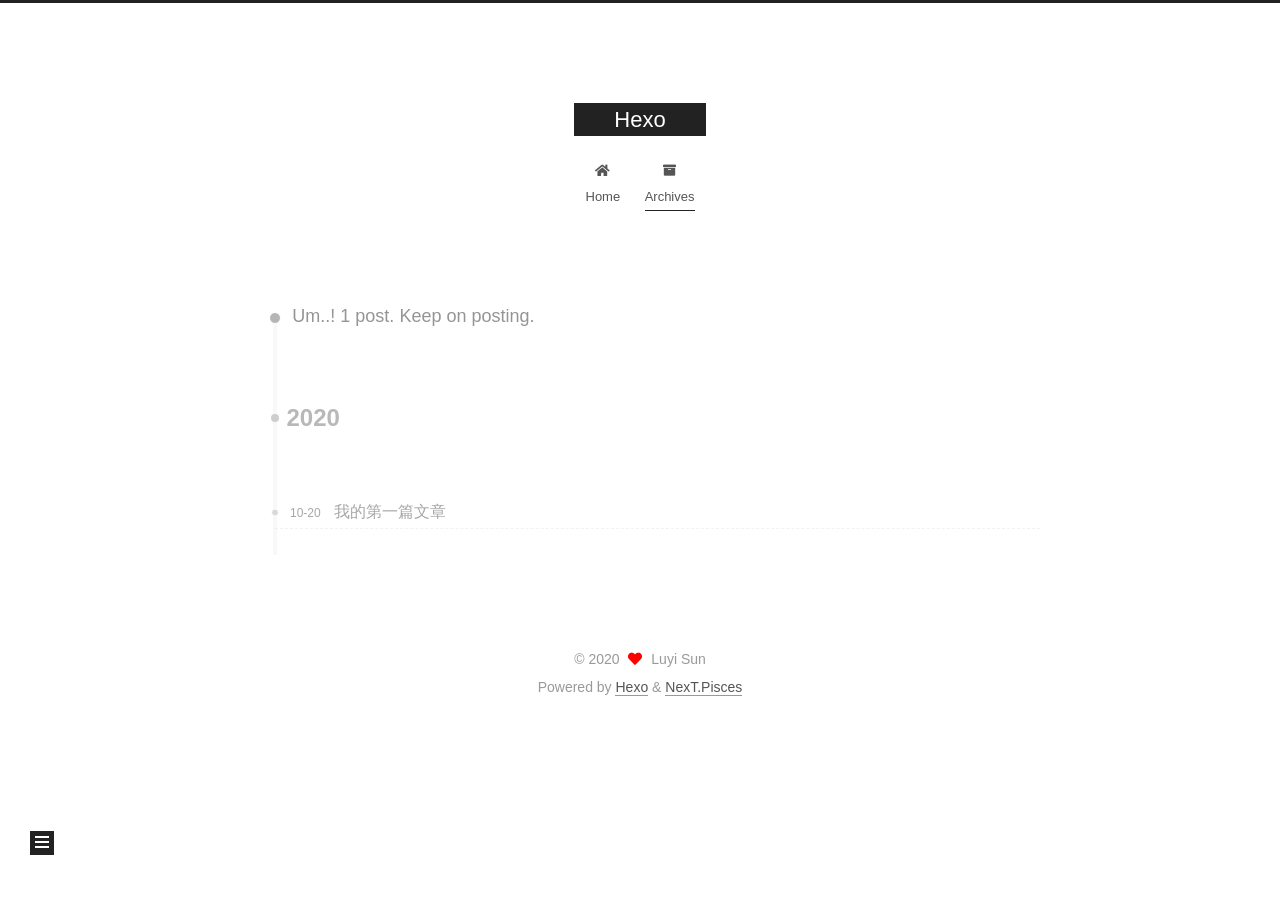
<file: archives/2020/index.html>
<!DOCTYPE html>
<html lang="en">
<head>
  <meta charset="UTF-8">
<meta name="viewport" content="width=device-width, initial-scale=1, maximum-scale=2">
<meta name="theme-color" content="#222">
<meta name="generator" content="Hexo 5.2.0">
  <link rel="apple-touch-icon" sizes="180x180" href="/images/apple-touch-icon-next.png">
  <link rel="icon" type="image/png" sizes="32x32" href="/images/favicon-32x32-next.png">
  <link rel="icon" type="image/png" sizes="16x16" href="/images/favicon-16x16-next.png">
  <link rel="mask-icon" href="/images/logo.svg" color="#222">

<link rel="stylesheet" href="/css/main.css">


<link rel="stylesheet" href="/lib/font-awesome/css/all.min.css">

<script id="hexo-configurations">
    var NexT = window.NexT || {};
    var CONFIG = {"hostname":"www.luyisun.com","root":"/","scheme":"Pisces","version":"7.8.0","exturl":false,"sidebar":{"position":"left","display":"post","padding":18,"offset":12,"onmobile":false},"copycode":{"enable":false,"show_result":false,"style":null},"back2top":{"enable":true,"sidebar":false,"scrollpercent":false},"bookmark":{"enable":false,"color":"#222","save":"auto"},"fancybox":false,"mediumzoom":false,"lazyload":false,"pangu":false,"comments":{"style":"tabs","active":null,"storage":true,"lazyload":false,"nav":null},"algolia":{"hits":{"per_page":10},"labels":{"input_placeholder":"Search for Posts","hits_empty":"We didn't find any results for the search: ${query}","hits_stats":"${hits} results found in ${time} ms"}},"localsearch":{"enable":false,"trigger":"auto","top_n_per_article":1,"unescape":false,"preload":false},"motion":{"enable":true,"async":false,"transition":{"post_block":"fadeIn","post_header":"slideDownIn","post_body":"slideDownIn","coll_header":"slideLeftIn","sidebar":"slideUpIn"}}};
  </script>

  <meta property="og:type" content="website">
<meta property="og:title" content="Hexo">
<meta property="og:url" content="http://www.luyisun.com/archives/2020/index.html">
<meta property="og:site_name" content="Hexo">
<meta property="og:locale" content="en_US">
<meta property="article:author" content="Luyi Sun">
<meta name="twitter:card" content="summary">

<link rel="canonical" href="http://www.luyisun.com/archives/2020/">


<script id="page-configurations">
  // https://hexo.io/docs/variables.html
  CONFIG.page = {
    sidebar: "",
    isHome : false,
    isPost : false,
    lang   : 'en'
  };
</script>

  <title>Archive | Hexo</title>
  






  <noscript>
  <style>
  .use-motion .brand,
  .use-motion .menu-item,
  .sidebar-inner,
  .use-motion .post-block,
  .use-motion .pagination,
  .use-motion .comments,
  .use-motion .post-header,
  .use-motion .post-body,
  .use-motion .collection-header { opacity: initial; }

  .use-motion .site-title,
  .use-motion .site-subtitle {
    opacity: initial;
    top: initial;
  }

  .use-motion .logo-line-before i { left: initial; }
  .use-motion .logo-line-after i { right: initial; }
  </style>
</noscript>

</head>

<body itemscope itemtype="http://schema.org/WebPage">
  <div class="container use-motion">
    <div class="headband"></div>

    <header class="header" itemscope itemtype="http://schema.org/WPHeader">
      <div class="header-inner"><div class="site-brand-container">
  <div class="site-nav-toggle">
    <div class="toggle" aria-label="Toggle navigation bar">
      <span class="toggle-line toggle-line-first"></span>
      <span class="toggle-line toggle-line-middle"></span>
      <span class="toggle-line toggle-line-last"></span>
    </div>
  </div>

  <div class="site-meta">

    <a href="/" class="brand" rel="start">
      <span class="logo-line-before"><i></i></span>
      <h1 class="site-title">Hexo</h1>
      <span class="logo-line-after"><i></i></span>
    </a>
  </div>

  <div class="site-nav-right">
    <div class="toggle popup-trigger">
    </div>
  </div>
</div>




<nav class="site-nav">
  <ul id="menu" class="main-menu menu">
        <li class="menu-item menu-item-home">

    <a href="/" rel="section"><i class="fa fa-home fa-fw"></i>Home</a>

  </li>
        <li class="menu-item menu-item-archives">

    <a href="/archives/" rel="section"><i class="fa fa-archive fa-fw"></i>Archives</a>

  </li>
  </ul>
</nav>




</div>
    </header>

    
  <div class="back-to-top">
    <i class="fa fa-arrow-up"></i>
    <span>0%</span>
  </div>


    <main class="main">
      <div class="main-inner">
        <div class="content-wrap">
          

          <div class="content archive">
            

  
  
  
  <div class="post-block">
    <div class="posts-collapse">
      <div class="collection-title">
        <span class="collection-header">Um..! 1 post. Keep on posting.</span>
      </div>

      
    <div class="collection-year">
      <span class="collection-header">2020</span>
    </div>

  <article itemscope itemtype="http://schema.org/Article">
    <header class="post-header">

      <div class="post-meta">
        <time itemprop="dateCreated"
              datetime="2020-10-20T16:59:31+02:00"
              content="2020-10-20">
          10-20
        </time>
      </div>

      <div class="post-title">
          <a class="post-title-link" href="/2020/10/20/%E6%88%91%E7%9A%84%E7%AC%AC%E4%B8%80%E7%AF%87%E6%96%87%E7%AB%A0/" itemprop="url">
            <span itemprop="name">我的第一篇文章</span>
          </a>
      </div>

    </header>
  </article>


    </div>
  </div>
  
  
  

  



          </div>
          

<script>
  window.addEventListener('tabs:register', () => {
    let { activeClass } = CONFIG.comments;
    if (CONFIG.comments.storage) {
      activeClass = localStorage.getItem('comments_active') || activeClass;
    }
    if (activeClass) {
      let activeTab = document.querySelector(`a[href="#comment-${activeClass}"]`);
      if (activeTab) {
        activeTab.click();
      }
    }
  });
  if (CONFIG.comments.storage) {
    window.addEventListener('tabs:click', event => {
      if (!event.target.matches('.tabs-comment .tab-content .tab-pane')) return;
      let commentClass = event.target.classList[1];
      localStorage.setItem('comments_active', commentClass);
    });
  }
</script>

        </div>
          
  
  <div class="toggle sidebar-toggle">
    <span class="toggle-line toggle-line-first"></span>
    <span class="toggle-line toggle-line-middle"></span>
    <span class="toggle-line toggle-line-last"></span>
  </div>

  <aside class="sidebar">
    <div class="sidebar-inner">

      <ul class="sidebar-nav motion-element">
        <li class="sidebar-nav-toc">
          Table of Contents
        </li>
        <li class="sidebar-nav-overview">
          Overview
        </li>
      </ul>

      <!--noindex-->
      <div class="post-toc-wrap sidebar-panel">
      </div>
      <!--/noindex-->

      <div class="site-overview-wrap sidebar-panel">
        <div class="site-author motion-element" itemprop="author" itemscope itemtype="http://schema.org/Person">
  <p class="site-author-name" itemprop="name">Luyi Sun</p>
  <div class="site-description" itemprop="description"></div>
</div>
<div class="site-state-wrap motion-element">
  <nav class="site-state">
      <div class="site-state-item site-state-posts">
          <a href="/archives/">
        
          <span class="site-state-item-count">1</span>
          <span class="site-state-item-name">posts</span>
        </a>
      </div>
  </nav>
</div>



      </div>

    </div>
  </aside>
  <div id="sidebar-dimmer"></div>


      </div>
    </main>

    <footer class="footer">
      <div class="footer-inner">
        

        

<div class="copyright">
  
  &copy; 
  <span itemprop="copyrightYear">2020</span>
  <span class="with-love">
    <i class="fa fa-heart"></i>
  </span>
  <span class="author" itemprop="copyrightHolder">Luyi Sun</span>
</div>
  <div class="powered-by">Powered by <a href="https://hexo.io/" class="theme-link" rel="noopener" target="_blank">Hexo</a> & <a href="https://pisces.theme-next.org/" class="theme-link" rel="noopener" target="_blank">NexT.Pisces</a>
  </div>

        








      </div>
    </footer>
  </div>

  
  <script src="/lib/anime.min.js"></script>
  <script src="/lib/velocity/velocity.min.js"></script>
  <script src="/lib/velocity/velocity.ui.min.js"></script>

<script src="/js/utils.js"></script>

<script src="/js/motion.js"></script>


<script src="/js/schemes/pisces.js"></script>


<script src="/js/next-boot.js"></script>




  















  

  

</body>
</html>
</file>
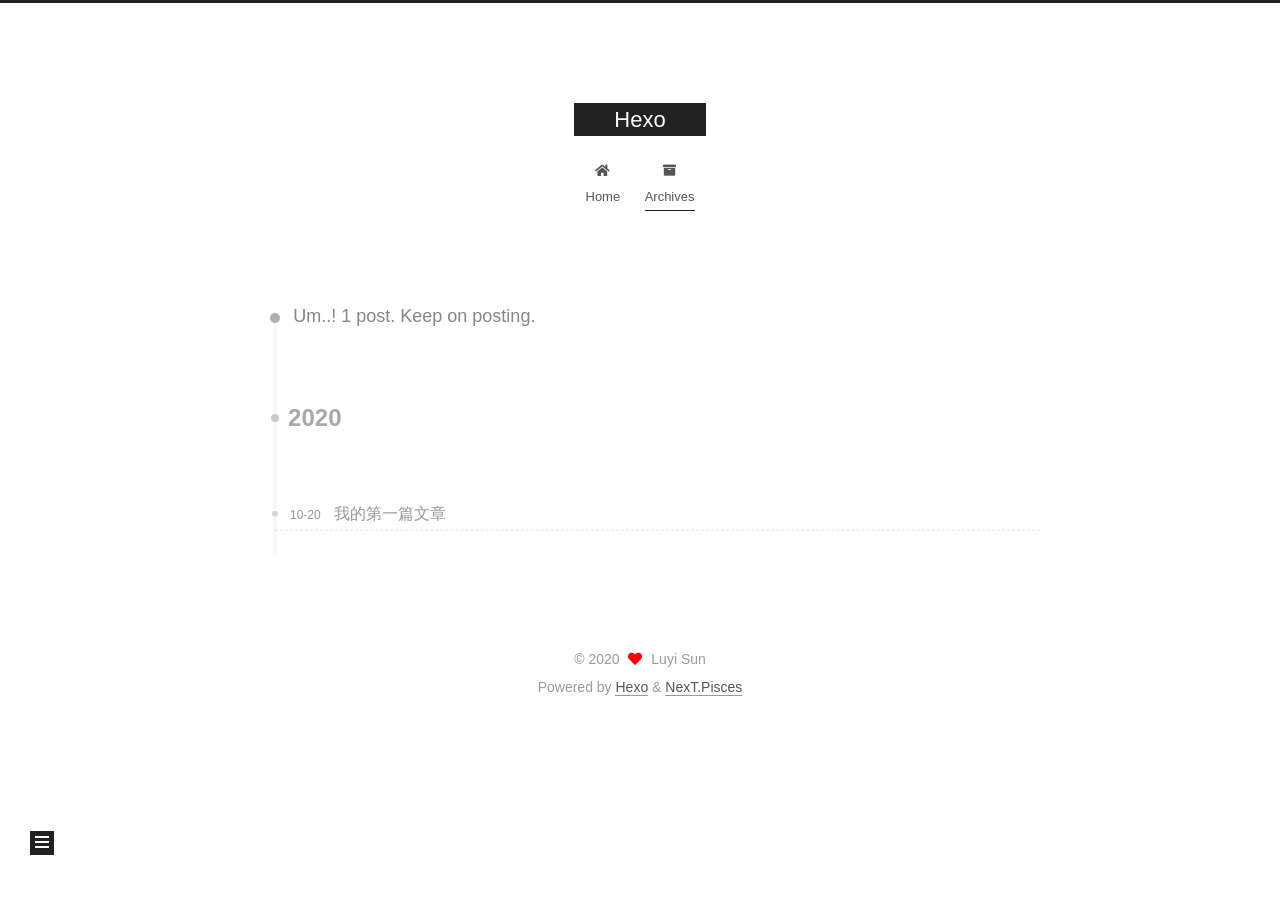
<file: archives/2020/10/index.html>
<!DOCTYPE html>
<html lang="en">
<head>
  <meta charset="UTF-8">
<meta name="viewport" content="width=device-width, initial-scale=1, maximum-scale=2">
<meta name="theme-color" content="#222">
<meta name="generator" content="Hexo 5.2.0">
  <link rel="apple-touch-icon" sizes="180x180" href="/images/apple-touch-icon-next.png">
  <link rel="icon" type="image/png" sizes="32x32" href="/images/favicon-32x32-next.png">
  <link rel="icon" type="image/png" sizes="16x16" href="/images/favicon-16x16-next.png">
  <link rel="mask-icon" href="/images/logo.svg" color="#222">

<link rel="stylesheet" href="/css/main.css">


<link rel="stylesheet" href="/lib/font-awesome/css/all.min.css">

<script id="hexo-configurations">
    var NexT = window.NexT || {};
    var CONFIG = {"hostname":"www.luyisun.com","root":"/","scheme":"Pisces","version":"7.8.0","exturl":false,"sidebar":{"position":"left","display":"post","padding":18,"offset":12,"onmobile":false},"copycode":{"enable":false,"show_result":false,"style":null},"back2top":{"enable":true,"sidebar":false,"scrollpercent":false},"bookmark":{"enable":false,"color":"#222","save":"auto"},"fancybox":false,"mediumzoom":false,"lazyload":false,"pangu":false,"comments":{"style":"tabs","active":null,"storage":true,"lazyload":false,"nav":null},"algolia":{"hits":{"per_page":10},"labels":{"input_placeholder":"Search for Posts","hits_empty":"We didn't find any results for the search: ${query}","hits_stats":"${hits} results found in ${time} ms"}},"localsearch":{"enable":false,"trigger":"auto","top_n_per_article":1,"unescape":false,"preload":false},"motion":{"enable":true,"async":false,"transition":{"post_block":"fadeIn","post_header":"slideDownIn","post_body":"slideDownIn","coll_header":"slideLeftIn","sidebar":"slideUpIn"}}};
  </script>

  <meta property="og:type" content="website">
<meta property="og:title" content="Hexo">
<meta property="og:url" content="http://www.luyisun.com/archives/2020/10/index.html">
<meta property="og:site_name" content="Hexo">
<meta property="og:locale" content="en_US">
<meta property="article:author" content="Luyi Sun">
<meta name="twitter:card" content="summary">

<link rel="canonical" href="http://www.luyisun.com/archives/2020/10/">


<script id="page-configurations">
  // https://hexo.io/docs/variables.html
  CONFIG.page = {
    sidebar: "",
    isHome : false,
    isPost : false,
    lang   : 'en'
  };
</script>

  <title>Archive | Hexo</title>
  






  <noscript>
  <style>
  .use-motion .brand,
  .use-motion .menu-item,
  .sidebar-inner,
  .use-motion .post-block,
  .use-motion .pagination,
  .use-motion .comments,
  .use-motion .post-header,
  .use-motion .post-body,
  .use-motion .collection-header { opacity: initial; }

  .use-motion .site-title,
  .use-motion .site-subtitle {
    opacity: initial;
    top: initial;
  }

  .use-motion .logo-line-before i { left: initial; }
  .use-motion .logo-line-after i { right: initial; }
  </style>
</noscript>

</head>

<body itemscope itemtype="http://schema.org/WebPage">
  <div class="container use-motion">
    <div class="headband"></div>

    <header class="header" itemscope itemtype="http://schema.org/WPHeader">
      <div class="header-inner"><div class="site-brand-container">
  <div class="site-nav-toggle">
    <div class="toggle" aria-label="Toggle navigation bar">
      <span class="toggle-line toggle-line-first"></span>
      <span class="toggle-line toggle-line-middle"></span>
      <span class="toggle-line toggle-line-last"></span>
    </div>
  </div>

  <div class="site-meta">

    <a href="/" class="brand" rel="start">
      <span class="logo-line-before"><i></i></span>
      <h1 class="site-title">Hexo</h1>
      <span class="logo-line-after"><i></i></span>
    </a>
  </div>

  <div class="site-nav-right">
    <div class="toggle popup-trigger">
    </div>
  </div>
</div>




<nav class="site-nav">
  <ul id="menu" class="main-menu menu">
        <li class="menu-item menu-item-home">

    <a href="/" rel="section"><i class="fa fa-home fa-fw"></i>Home</a>

  </li>
        <li class="menu-item menu-item-archives">

    <a href="/archives/" rel="section"><i class="fa fa-archive fa-fw"></i>Archives</a>

  </li>
  </ul>
</nav>




</div>
    </header>

    
  <div class="back-to-top">
    <i class="fa fa-arrow-up"></i>
    <span>0%</span>
  </div>


    <main class="main">
      <div class="main-inner">
        <div class="content-wrap">
          

          <div class="content archive">
            

  
  
  
  <div class="post-block">
    <div class="posts-collapse">
      <div class="collection-title">
        <span class="collection-header">Um..! 1 post. Keep on posting.</span>
      </div>

      
    <div class="collection-year">
      <span class="collection-header">2020</span>
    </div>

  <article itemscope itemtype="http://schema.org/Article">
    <header class="post-header">

      <div class="post-meta">
        <time itemprop="dateCreated"
              datetime="2020-10-20T16:59:31+02:00"
              content="2020-10-20">
          10-20
        </time>
      </div>

      <div class="post-title">
          <a class="post-title-link" href="/2020/10/20/%E6%88%91%E7%9A%84%E7%AC%AC%E4%B8%80%E7%AF%87%E6%96%87%E7%AB%A0/" itemprop="url">
            <span itemprop="name">我的第一篇文章</span>
          </a>
      </div>

    </header>
  </article>


    </div>
  </div>
  
  
  

  



          </div>
          

<script>
  window.addEventListener('tabs:register', () => {
    let { activeClass } = CONFIG.comments;
    if (CONFIG.comments.storage) {
      activeClass = localStorage.getItem('comments_active') || activeClass;
    }
    if (activeClass) {
      let activeTab = document.querySelector(`a[href="#comment-${activeClass}"]`);
      if (activeTab) {
        activeTab.click();
      }
    }
  });
  if (CONFIG.comments.storage) {
    window.addEventListener('tabs:click', event => {
      if (!event.target.matches('.tabs-comment .tab-content .tab-pane')) return;
      let commentClass = event.target.classList[1];
      localStorage.setItem('comments_active', commentClass);
    });
  }
</script>

        </div>
          
  
  <div class="toggle sidebar-toggle">
    <span class="toggle-line toggle-line-first"></span>
    <span class="toggle-line toggle-line-middle"></span>
    <span class="toggle-line toggle-line-last"></span>
  </div>

  <aside class="sidebar">
    <div class="sidebar-inner">

      <ul class="sidebar-nav motion-element">
        <li class="sidebar-nav-toc">
          Table of Contents
        </li>
        <li class="sidebar-nav-overview">
          Overview
        </li>
      </ul>

      <!--noindex-->
      <div class="post-toc-wrap sidebar-panel">
      </div>
      <!--/noindex-->

      <div class="site-overview-wrap sidebar-panel">
        <div class="site-author motion-element" itemprop="author" itemscope itemtype="http://schema.org/Person">
  <p class="site-author-name" itemprop="name">Luyi Sun</p>
  <div class="site-description" itemprop="description"></div>
</div>
<div class="site-state-wrap motion-element">
  <nav class="site-state">
      <div class="site-state-item site-state-posts">
          <a href="/archives/">
        
          <span class="site-state-item-count">1</span>
          <span class="site-state-item-name">posts</span>
        </a>
      </div>
  </nav>
</div>



      </div>

    </div>
  </aside>
  <div id="sidebar-dimmer"></div>


      </div>
    </main>

    <footer class="footer">
      <div class="footer-inner">
        

        

<div class="copyright">
  
  &copy; 
  <span itemprop="copyrightYear">2020</span>
  <span class="with-love">
    <i class="fa fa-heart"></i>
  </span>
  <span class="author" itemprop="copyrightHolder">Luyi Sun</span>
</div>
  <div class="powered-by">Powered by <a href="https://hexo.io/" class="theme-link" rel="noopener" target="_blank">Hexo</a> & <a href="https://pisces.theme-next.org/" class="theme-link" rel="noopener" target="_blank">NexT.Pisces</a>
  </div>

        








      </div>
    </footer>
  </div>

  
  <script src="/lib/anime.min.js"></script>
  <script src="/lib/velocity/velocity.min.js"></script>
  <script src="/lib/velocity/velocity.ui.min.js"></script>

<script src="/js/utils.js"></script>

<script src="/js/motion.js"></script>


<script src="/js/schemes/pisces.js"></script>


<script src="/js/next-boot.js"></script>




  















  

  

</body>
</html>
</file>
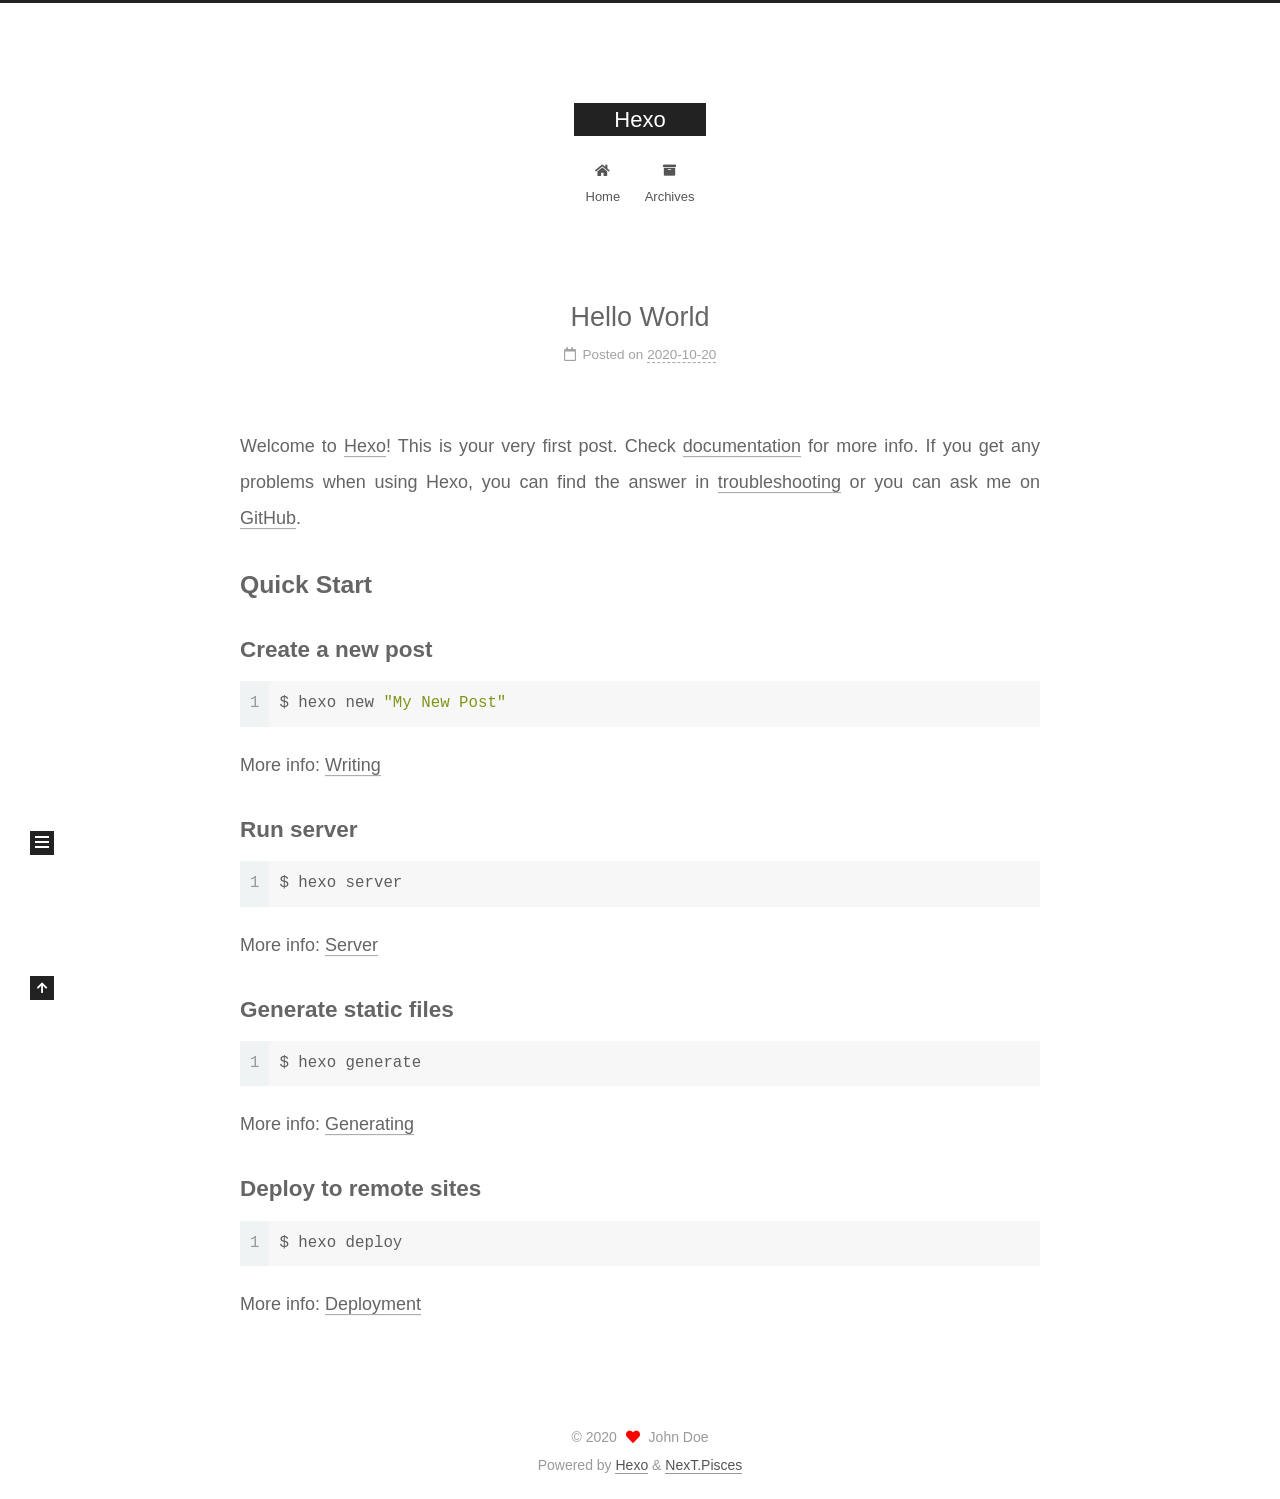
<file: 2020/10/20/hello-world/index.html>
<!DOCTYPE html>
<html lang="en">
<head>
  <meta charset="UTF-8">
<meta name="viewport" content="width=device-width, initial-scale=1, maximum-scale=2">
<meta name="theme-color" content="#222">
<meta name="generator" content="Hexo 5.2.0">
  <link rel="apple-touch-icon" sizes="180x180" href="/images/apple-touch-icon-next.png">
  <link rel="icon" type="image/png" sizes="32x32" href="/images/favicon-32x32-next.png">
  <link rel="icon" type="image/png" sizes="16x16" href="/images/favicon-16x16-next.png">
  <link rel="mask-icon" href="/images/logo.svg" color="#222">

<link rel="stylesheet" href="/css/main.css">


<link rel="stylesheet" href="/lib/font-awesome/css/all.min.css">

<script id="hexo-configurations">
    var NexT = window.NexT || {};
    var CONFIG = {"hostname":"www.luyisun.com","root":"/","scheme":"Pisces","version":"7.8.0","exturl":false,"sidebar":{"position":"left","display":"post","padding":18,"offset":12,"onmobile":false},"copycode":{"enable":false,"show_result":false,"style":null},"back2top":{"enable":true,"sidebar":false,"scrollpercent":false},"bookmark":{"enable":false,"color":"#222","save":"auto"},"fancybox":false,"mediumzoom":false,"lazyload":false,"pangu":false,"comments":{"style":"tabs","active":null,"storage":true,"lazyload":false,"nav":null},"algolia":{"hits":{"per_page":10},"labels":{"input_placeholder":"Search for Posts","hits_empty":"We didn't find any results for the search: ${query}","hits_stats":"${hits} results found in ${time} ms"}},"localsearch":{"enable":false,"trigger":"auto","top_n_per_article":1,"unescape":false,"preload":false},"motion":{"enable":true,"async":false,"transition":{"post_block":"fadeIn","post_header":"slideDownIn","post_body":"slideDownIn","coll_header":"slideLeftIn","sidebar":"slideUpIn"}}};
  </script>

  <meta name="description" content="Welcome to Hexo! This is your very first post. Check documentation for more info. If you get any problems when using Hexo, you can find the answer in troubleshooting or you can ask me on GitHub. Quick">
<meta property="og:type" content="article">
<meta property="og:title" content="Hello World">
<meta property="og:url" content="http://www.luyisun.com/2020/10/20/hello-world/index.html">
<meta property="og:site_name" content="Hexo">
<meta property="og:description" content="Welcome to Hexo! This is your very first post. Check documentation for more info. If you get any problems when using Hexo, you can find the answer in troubleshooting or you can ask me on GitHub. Quick">
<meta property="og:locale" content="en_US">
<meta property="article:published_time" content="2020-10-20T12:23:46.859Z">
<meta property="article:modified_time" content="2020-10-20T12:23:46.859Z">
<meta property="article:author" content="John Doe">
<meta name="twitter:card" content="summary">

<link rel="canonical" href="http://www.luyisun.com/2020/10/20/hello-world/">


<script id="page-configurations">
  // https://hexo.io/docs/variables.html
  CONFIG.page = {
    sidebar: "",
    isHome : false,
    isPost : true,
    lang   : 'en'
  };
</script>

  <title>Hello World | Hexo</title>
  






  <noscript>
  <style>
  .use-motion .brand,
  .use-motion .menu-item,
  .sidebar-inner,
  .use-motion .post-block,
  .use-motion .pagination,
  .use-motion .comments,
  .use-motion .post-header,
  .use-motion .post-body,
  .use-motion .collection-header { opacity: initial; }

  .use-motion .site-title,
  .use-motion .site-subtitle {
    opacity: initial;
    top: initial;
  }

  .use-motion .logo-line-before i { left: initial; }
  .use-motion .logo-line-after i { right: initial; }
  </style>
</noscript>

</head>

<body itemscope itemtype="http://schema.org/WebPage">
  <div class="container use-motion">
    <div class="headband"></div>

    <header class="header" itemscope itemtype="http://schema.org/WPHeader">
      <div class="header-inner"><div class="site-brand-container">
  <div class="site-nav-toggle">
    <div class="toggle" aria-label="Toggle navigation bar">
      <span class="toggle-line toggle-line-first"></span>
      <span class="toggle-line toggle-line-middle"></span>
      <span class="toggle-line toggle-line-last"></span>
    </div>
  </div>

  <div class="site-meta">

    <a href="/" class="brand" rel="start">
      <span class="logo-line-before"><i></i></span>
      <h1 class="site-title">Hexo</h1>
      <span class="logo-line-after"><i></i></span>
    </a>
  </div>

  <div class="site-nav-right">
    <div class="toggle popup-trigger">
    </div>
  </div>
</div>




<nav class="site-nav">
  <ul id="menu" class="main-menu menu">
        <li class="menu-item menu-item-home">

    <a href="/" rel="section"><i class="fa fa-home fa-fw"></i>Home</a>

  </li>
        <li class="menu-item menu-item-archives">

    <a href="/archives/" rel="section"><i class="fa fa-archive fa-fw"></i>Archives</a>

  </li>
  </ul>
</nav>




</div>
    </header>

    
  <div class="back-to-top">
    <i class="fa fa-arrow-up"></i>
    <span>0%</span>
  </div>


    <main class="main">
      <div class="main-inner">
        <div class="content-wrap">
          

          <div class="content post posts-expand">
            

    
  
  
  <article itemscope itemtype="http://schema.org/Article" class="post-block" lang="en">
    <link itemprop="mainEntityOfPage" href="http://www.luyisun.com/2020/10/20/hello-world/">

    <span hidden itemprop="author" itemscope itemtype="http://schema.org/Person">
      <meta itemprop="image" content="/images/avatar.gif">
      <meta itemprop="name" content="John Doe">
      <meta itemprop="description" content="">
    </span>

    <span hidden itemprop="publisher" itemscope itemtype="http://schema.org/Organization">
      <meta itemprop="name" content="Hexo">
    </span>
      <header class="post-header">
        <h1 class="post-title" itemprop="name headline">
          Hello World
        </h1>

        <div class="post-meta">
            <span class="post-meta-item">
              <span class="post-meta-item-icon">
                <i class="far fa-calendar"></i>
              </span>
              <span class="post-meta-item-text">Posted on</span>

              <time title="Created: 2020-10-20 14:23:46" itemprop="dateCreated datePublished" datetime="2020-10-20T14:23:46+02:00">2020-10-20</time>
            </span>

          

        </div>
      </header>

    
    
    
    <div class="post-body" itemprop="articleBody">

      
        <p>Welcome to <a target="_blank" rel="noopener" href="https://hexo.io/">Hexo</a>! This is your very first post. Check <a target="_blank" rel="noopener" href="https://hexo.io/docs/">documentation</a> for more info. If you get any problems when using Hexo, you can find the answer in <a target="_blank" rel="noopener" href="https://hexo.io/docs/troubleshooting.html">troubleshooting</a> or you can ask me on <a target="_blank" rel="noopener" href="https://github.com/hexojs/hexo/issues">GitHub</a>.</p>
<h2 id="Quick-Start"><a href="#Quick-Start" class="headerlink" title="Quick Start"></a>Quick Start</h2><h3 id="Create-a-new-post"><a href="#Create-a-new-post" class="headerlink" title="Create a new post"></a>Create a new post</h3><figure class="highlight bash"><table><tr><td class="gutter"><pre><span class="line">1</span><br></pre></td><td class="code"><pre><span class="line">$ hexo new <span class="string">&quot;My New Post&quot;</span></span><br></pre></td></tr></table></figure>

<p>More info: <a target="_blank" rel="noopener" href="https://hexo.io/docs/writing.html">Writing</a></p>
<h3 id="Run-server"><a href="#Run-server" class="headerlink" title="Run server"></a>Run server</h3><figure class="highlight bash"><table><tr><td class="gutter"><pre><span class="line">1</span><br></pre></td><td class="code"><pre><span class="line">$ hexo server</span><br></pre></td></tr></table></figure>

<p>More info: <a target="_blank" rel="noopener" href="https://hexo.io/docs/server.html">Server</a></p>
<h3 id="Generate-static-files"><a href="#Generate-static-files" class="headerlink" title="Generate static files"></a>Generate static files</h3><figure class="highlight bash"><table><tr><td class="gutter"><pre><span class="line">1</span><br></pre></td><td class="code"><pre><span class="line">$ hexo generate</span><br></pre></td></tr></table></figure>

<p>More info: <a target="_blank" rel="noopener" href="https://hexo.io/docs/generating.html">Generating</a></p>
<h3 id="Deploy-to-remote-sites"><a href="#Deploy-to-remote-sites" class="headerlink" title="Deploy to remote sites"></a>Deploy to remote sites</h3><figure class="highlight bash"><table><tr><td class="gutter"><pre><span class="line">1</span><br></pre></td><td class="code"><pre><span class="line">$ hexo deploy</span><br></pre></td></tr></table></figure>

<p>More info: <a target="_blank" rel="noopener" href="https://hexo.io/docs/one-command-deployment.html">Deployment</a></p>

    </div>

    
    
    

      <footer class="post-footer">

        


        
      </footer>
    
  </article>
  
  
  



          </div>
          

<script>
  window.addEventListener('tabs:register', () => {
    let { activeClass } = CONFIG.comments;
    if (CONFIG.comments.storage) {
      activeClass = localStorage.getItem('comments_active') || activeClass;
    }
    if (activeClass) {
      let activeTab = document.querySelector(`a[href="#comment-${activeClass}"]`);
      if (activeTab) {
        activeTab.click();
      }
    }
  });
  if (CONFIG.comments.storage) {
    window.addEventListener('tabs:click', event => {
      if (!event.target.matches('.tabs-comment .tab-content .tab-pane')) return;
      let commentClass = event.target.classList[1];
      localStorage.setItem('comments_active', commentClass);
    });
  }
</script>

        </div>
          
  
  <div class="toggle sidebar-toggle">
    <span class="toggle-line toggle-line-first"></span>
    <span class="toggle-line toggle-line-middle"></span>
    <span class="toggle-line toggle-line-last"></span>
  </div>

  <aside class="sidebar">
    <div class="sidebar-inner">

      <ul class="sidebar-nav motion-element">
        <li class="sidebar-nav-toc">
          Table of Contents
        </li>
        <li class="sidebar-nav-overview">
          Overview
        </li>
      </ul>

      <!--noindex-->
      <div class="post-toc-wrap sidebar-panel">
          <div class="post-toc motion-element"><ol class="nav"><li class="nav-item nav-level-2"><a class="nav-link" href="#Quick-Start"><span class="nav-number">1.</span> <span class="nav-text">Quick Start</span></a><ol class="nav-child"><li class="nav-item nav-level-3"><a class="nav-link" href="#Create-a-new-post"><span class="nav-number">1.1.</span> <span class="nav-text">Create a new post</span></a></li><li class="nav-item nav-level-3"><a class="nav-link" href="#Run-server"><span class="nav-number">1.2.</span> <span class="nav-text">Run server</span></a></li><li class="nav-item nav-level-3"><a class="nav-link" href="#Generate-static-files"><span class="nav-number">1.3.</span> <span class="nav-text">Generate static files</span></a></li><li class="nav-item nav-level-3"><a class="nav-link" href="#Deploy-to-remote-sites"><span class="nav-number">1.4.</span> <span class="nav-text">Deploy to remote sites</span></a></li></ol></li></ol></div>
      </div>
      <!--/noindex-->

      <div class="site-overview-wrap sidebar-panel">
        <div class="site-author motion-element" itemprop="author" itemscope itemtype="http://schema.org/Person">
  <p class="site-author-name" itemprop="name">John Doe</p>
  <div class="site-description" itemprop="description"></div>
</div>
<div class="site-state-wrap motion-element">
  <nav class="site-state">
      <div class="site-state-item site-state-posts">
          <a href="/archives/">
        
          <span class="site-state-item-count">1</span>
          <span class="site-state-item-name">posts</span>
        </a>
      </div>
  </nav>
</div>



      </div>

    </div>
  </aside>
  <div id="sidebar-dimmer"></div>


      </div>
    </main>

    <footer class="footer">
      <div class="footer-inner">
        

        

<div class="copyright">
  
  &copy; 
  <span itemprop="copyrightYear">2020</span>
  <span class="with-love">
    <i class="fa fa-heart"></i>
  </span>
  <span class="author" itemprop="copyrightHolder">John Doe</span>
</div>
  <div class="powered-by">Powered by <a href="https://hexo.io/" class="theme-link" rel="noopener" target="_blank">Hexo</a> & <a href="https://pisces.theme-next.org/" class="theme-link" rel="noopener" target="_blank">NexT.Pisces</a>
  </div>

        








      </div>
    </footer>
  </div>

  
  <script src="/lib/anime.min.js"></script>
  <script src="/lib/velocity/velocity.min.js"></script>
  <script src="/lib/velocity/velocity.ui.min.js"></script>

<script src="/js/utils.js"></script>

<script src="/js/motion.js"></script>


<script src="/js/schemes/pisces.js"></script>


<script src="/js/next-boot.js"></script>




  















  

  

</body>
</html>
</file>
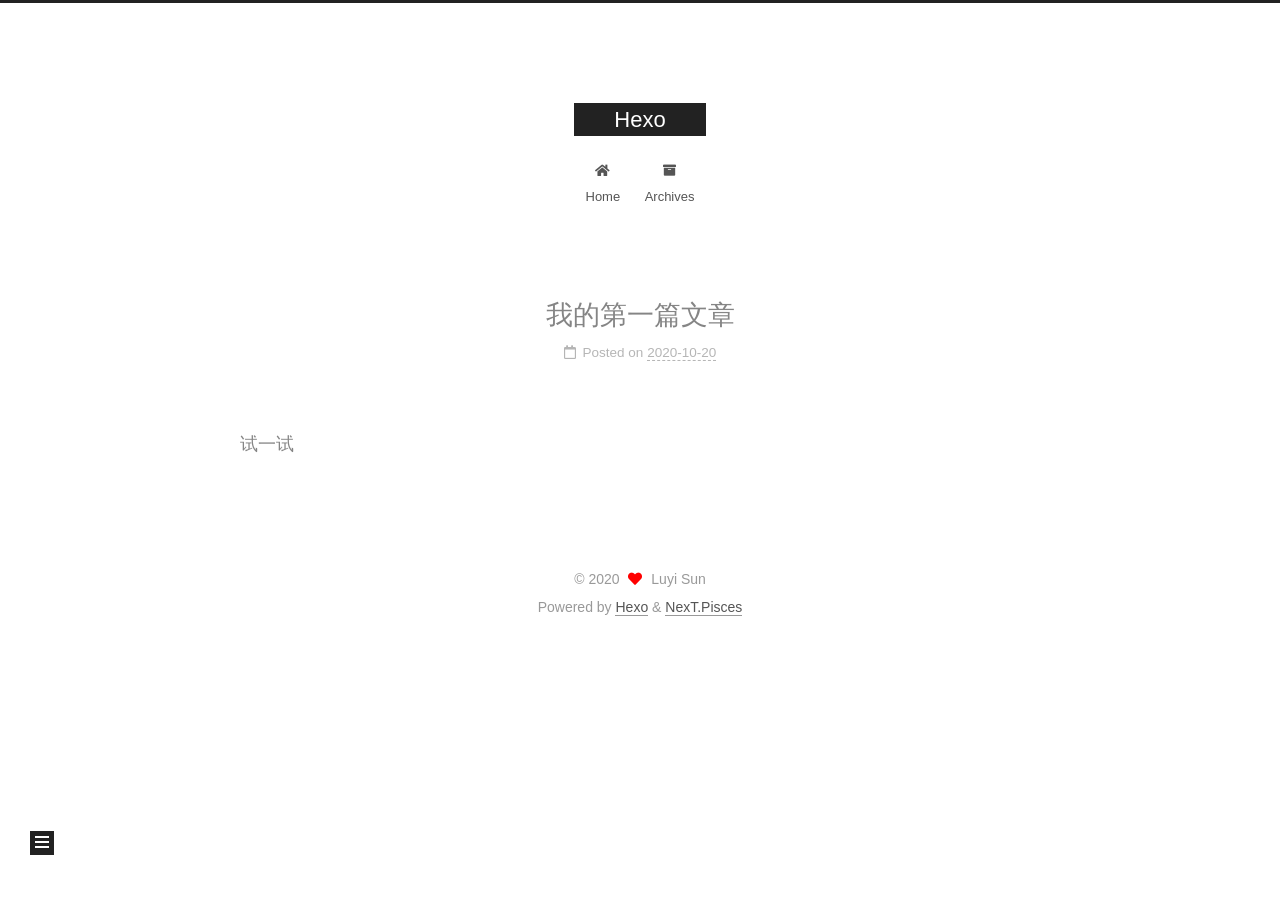
<file: 2020/10/20/我的第一篇文章/index.html>
<!DOCTYPE html>
<html lang="en">
<head>
  <meta charset="UTF-8">
<meta name="viewport" content="width=device-width, initial-scale=1, maximum-scale=2">
<meta name="theme-color" content="#222">
<meta name="generator" content="Hexo 5.2.0">
  <link rel="apple-touch-icon" sizes="180x180" href="/images/apple-touch-icon-next.png">
  <link rel="icon" type="image/png" sizes="32x32" href="/images/favicon-32x32-next.png">
  <link rel="icon" type="image/png" sizes="16x16" href="/images/favicon-16x16-next.png">
  <link rel="mask-icon" href="/images/logo.svg" color="#222">

<link rel="stylesheet" href="/css/main.css">


<link rel="stylesheet" href="/lib/font-awesome/css/all.min.css">

<script id="hexo-configurations">
    var NexT = window.NexT || {};
    var CONFIG = {"hostname":"www.luyisun.com","root":"/","scheme":"Pisces","version":"7.8.0","exturl":false,"sidebar":{"position":"left","display":"post","padding":18,"offset":12,"onmobile":false},"copycode":{"enable":false,"show_result":false,"style":null},"back2top":{"enable":true,"sidebar":false,"scrollpercent":false},"bookmark":{"enable":false,"color":"#222","save":"auto"},"fancybox":false,"mediumzoom":false,"lazyload":false,"pangu":false,"comments":{"style":"tabs","active":null,"storage":true,"lazyload":false,"nav":null},"algolia":{"hits":{"per_page":10},"labels":{"input_placeholder":"Search for Posts","hits_empty":"We didn't find any results for the search: ${query}","hits_stats":"${hits} results found in ${time} ms"}},"localsearch":{"enable":false,"trigger":"auto","top_n_per_article":1,"unescape":false,"preload":false},"motion":{"enable":true,"async":false,"transition":{"post_block":"fadeIn","post_header":"slideDownIn","post_body":"slideDownIn","coll_header":"slideLeftIn","sidebar":"slideUpIn"}}};
  </script>

  <meta name="description" content="试一试">
<meta property="og:type" content="article">
<meta property="og:title" content="我的第一篇文章">
<meta property="og:url" content="http://www.luyisun.com/2020/10/20/%E6%88%91%E7%9A%84%E7%AC%AC%E4%B8%80%E7%AF%87%E6%96%87%E7%AB%A0/index.html">
<meta property="og:site_name" content="Hexo">
<meta property="og:description" content="试一试">
<meta property="og:locale" content="en_US">
<meta property="article:published_time" content="2020-10-20T14:59:31.000Z">
<meta property="article:modified_time" content="2020-10-20T15:01:06.522Z">
<meta property="article:author" content="Luyi Sun">
<meta name="twitter:card" content="summary">

<link rel="canonical" href="http://www.luyisun.com/2020/10/20/%E6%88%91%E7%9A%84%E7%AC%AC%E4%B8%80%E7%AF%87%E6%96%87%E7%AB%A0/">


<script id="page-configurations">
  // https://hexo.io/docs/variables.html
  CONFIG.page = {
    sidebar: "",
    isHome : false,
    isPost : true,
    lang   : 'en'
  };
</script>

  <title>我的第一篇文章 | Hexo</title>
  






  <noscript>
  <style>
  .use-motion .brand,
  .use-motion .menu-item,
  .sidebar-inner,
  .use-motion .post-block,
  .use-motion .pagination,
  .use-motion .comments,
  .use-motion .post-header,
  .use-motion .post-body,
  .use-motion .collection-header { opacity: initial; }

  .use-motion .site-title,
  .use-motion .site-subtitle {
    opacity: initial;
    top: initial;
  }

  .use-motion .logo-line-before i { left: initial; }
  .use-motion .logo-line-after i { right: initial; }
  </style>
</noscript>

</head>

<body itemscope itemtype="http://schema.org/WebPage">
  <div class="container use-motion">
    <div class="headband"></div>

    <header class="header" itemscope itemtype="http://schema.org/WPHeader">
      <div class="header-inner"><div class="site-brand-container">
  <div class="site-nav-toggle">
    <div class="toggle" aria-label="Toggle navigation bar">
      <span class="toggle-line toggle-line-first"></span>
      <span class="toggle-line toggle-line-middle"></span>
      <span class="toggle-line toggle-line-last"></span>
    </div>
  </div>

  <div class="site-meta">

    <a href="/" class="brand" rel="start">
      <span class="logo-line-before"><i></i></span>
      <h1 class="site-title">Hexo</h1>
      <span class="logo-line-after"><i></i></span>
    </a>
  </div>

  <div class="site-nav-right">
    <div class="toggle popup-trigger">
    </div>
  </div>
</div>




<nav class="site-nav">
  <ul id="menu" class="main-menu menu">
        <li class="menu-item menu-item-home">

    <a href="/" rel="section"><i class="fa fa-home fa-fw"></i>Home</a>

  </li>
        <li class="menu-item menu-item-archives">

    <a href="/archives/" rel="section"><i class="fa fa-archive fa-fw"></i>Archives</a>

  </li>
  </ul>
</nav>




</div>
    </header>

    
  <div class="back-to-top">
    <i class="fa fa-arrow-up"></i>
    <span>0%</span>
  </div>


    <main class="main">
      <div class="main-inner">
        <div class="content-wrap">
          

          <div class="content post posts-expand">
            

    
  
  
  <article itemscope itemtype="http://schema.org/Article" class="post-block" lang="en">
    <link itemprop="mainEntityOfPage" href="http://www.luyisun.com/2020/10/20/%E6%88%91%E7%9A%84%E7%AC%AC%E4%B8%80%E7%AF%87%E6%96%87%E7%AB%A0/">

    <span hidden itemprop="author" itemscope itemtype="http://schema.org/Person">
      <meta itemprop="image" content="/images/avatar.gif">
      <meta itemprop="name" content="Luyi Sun">
      <meta itemprop="description" content="">
    </span>

    <span hidden itemprop="publisher" itemscope itemtype="http://schema.org/Organization">
      <meta itemprop="name" content="Hexo">
    </span>
      <header class="post-header">
        <h1 class="post-title" itemprop="name headline">
          我的第一篇文章
        </h1>

        <div class="post-meta">
            <span class="post-meta-item">
              <span class="post-meta-item-icon">
                <i class="far fa-calendar"></i>
              </span>
              <span class="post-meta-item-text">Posted on</span>
              

              <time title="Created: 2020-10-20 16:59:31 / Modified: 17:01:06" itemprop="dateCreated datePublished" datetime="2020-10-20T16:59:31+02:00">2020-10-20</time>
            </span>

          

        </div>
      </header>

    
    
    
    <div class="post-body" itemprop="articleBody">

      
        <p>试一试</p>

    </div>

    
    
    

      <footer class="post-footer">

        


        
      </footer>
    
  </article>
  
  
  



          </div>
          

<script>
  window.addEventListener('tabs:register', () => {
    let { activeClass } = CONFIG.comments;
    if (CONFIG.comments.storage) {
      activeClass = localStorage.getItem('comments_active') || activeClass;
    }
    if (activeClass) {
      let activeTab = document.querySelector(`a[href="#comment-${activeClass}"]`);
      if (activeTab) {
        activeTab.click();
      }
    }
  });
  if (CONFIG.comments.storage) {
    window.addEventListener('tabs:click', event => {
      if (!event.target.matches('.tabs-comment .tab-content .tab-pane')) return;
      let commentClass = event.target.classList[1];
      localStorage.setItem('comments_active', commentClass);
    });
  }
</script>

        </div>
          
  
  <div class="toggle sidebar-toggle">
    <span class="toggle-line toggle-line-first"></span>
    <span class="toggle-line toggle-line-middle"></span>
    <span class="toggle-line toggle-line-last"></span>
  </div>

  <aside class="sidebar">
    <div class="sidebar-inner">

      <ul class="sidebar-nav motion-element">
        <li class="sidebar-nav-toc">
          Table of Contents
        </li>
        <li class="sidebar-nav-overview">
          Overview
        </li>
      </ul>

      <!--noindex-->
      <div class="post-toc-wrap sidebar-panel">
      </div>
      <!--/noindex-->

      <div class="site-overview-wrap sidebar-panel">
        <div class="site-author motion-element" itemprop="author" itemscope itemtype="http://schema.org/Person">
  <p class="site-author-name" itemprop="name">Luyi Sun</p>
  <div class="site-description" itemprop="description"></div>
</div>
<div class="site-state-wrap motion-element">
  <nav class="site-state">
      <div class="site-state-item site-state-posts">
          <a href="/archives/">
        
          <span class="site-state-item-count">1</span>
          <span class="site-state-item-name">posts</span>
        </a>
      </div>
  </nav>
</div>



      </div>

    </div>
  </aside>
  <div id="sidebar-dimmer"></div>


      </div>
    </main>

    <footer class="footer">
      <div class="footer-inner">
        

        

<div class="copyright">
  
  &copy; 
  <span itemprop="copyrightYear">2020</span>
  <span class="with-love">
    <i class="fa fa-heart"></i>
  </span>
  <span class="author" itemprop="copyrightHolder">Luyi Sun</span>
</div>
  <div class="powered-by">Powered by <a href="https://hexo.io/" class="theme-link" rel="noopener" target="_blank">Hexo</a> & <a href="https://pisces.theme-next.org/" class="theme-link" rel="noopener" target="_blank">NexT.Pisces</a>
  </div>

        








      </div>
    </footer>
  </div>

  
  <script src="/lib/anime.min.js"></script>
  <script src="/lib/velocity/velocity.min.js"></script>
  <script src="/lib/velocity/velocity.ui.min.js"></script>

<script src="/js/utils.js"></script>

<script src="/js/motion.js"></script>


<script src="/js/schemes/pisces.js"></script>


<script src="/js/next-boot.js"></script>




  















  

  

</body>
</html>
</file>
<file: css/main.css>
:root {
  --body-bg-color: #fff;
  --content-bg-color: #fff;
  --card-bg-color: #f5f5f5;
  --text-color: #555;
  --blockquote-color: #666;
  --link-color: #555;
  --link-hover-color: #222;
  --brand-color: #fff;
  --brand-hover-color: #fff;
  --table-row-odd-bg-color: #f9f9f9;
  --table-row-hover-bg-color: #f5f5f5;
  --menu-item-bg-color: #f5f5f5;
  --btn-default-bg: #222;
  --btn-default-color: #fff;
  --btn-default-border-color: #222;
  --btn-default-hover-bg: #fff;
  --btn-default-hover-color: #222;
  --btn-default-hover-border-color: #222;
}
html {
  line-height: 1.15; /* 1 */
  -webkit-text-size-adjust: 100%; /* 2 */
}
body {
  margin: 0;
}
main {
  display: block;
}
h1 {
  font-size: 2em;
  margin: 0.67em 0;
}
hr {
  box-sizing: content-box; /* 1 */
  height: 0; /* 1 */
  overflow: visible; /* 2 */
}
pre {
  font-family: monospace, monospace; /* 1 */
  font-size: 1em; /* 2 */
}
a {
  background: transparent;
}
abbr[title] {
  border-bottom: none; /* 1 */
  text-decoration: underline; /* 2 */
  text-decoration: underline dotted; /* 2 */
}
b,
strong {
  font-weight: bolder;
}
code,
kbd,
samp {
  font-family: monospace, monospace; /* 1 */
  font-size: 1em; /* 2 */
}
small {
  font-size: 80%;
}
sub,
sup {
  font-size: 75%;
  line-height: 0;
  position: relative;
  vertical-align: baseline;
}
sub {
  bottom: -0.25em;
}
sup {
  top: -0.5em;
}
img {
  border-style: none;
}
button,
input,
optgroup,
select,
textarea {
  font-family: inherit; /* 1 */
  font-size: 100%; /* 1 */
  line-height: 1.15; /* 1 */
  margin: 0; /* 2 */
}
button,
input {
/* 1 */
  overflow: visible;
}
button,
select {
/* 1 */
  text-transform: none;
}
button,
[type='button'],
[type='reset'],
[type='submit'] {
  -webkit-appearance: button;
}
button::-moz-focus-inner,
[type='button']::-moz-focus-inner,
[type='reset']::-moz-focus-inner,
[type='submit']::-moz-focus-inner {
  border-style: none;
  padding: 0;
}
button:-moz-focusring,
[type='button']:-moz-focusring,
[type='reset']:-moz-focusring,
[type='submit']:-moz-focusring {
  outline: 1px dotted ButtonText;
}
fieldset {
  padding: 0.35em 0.75em 0.625em;
}
legend {
  box-sizing: border-box; /* 1 */
  color: inherit; /* 2 */
  display: table; /* 1 */
  max-width: 100%; /* 1 */
  padding: 0; /* 3 */
  white-space: normal; /* 1 */
}
progress {
  vertical-align: baseline;
}
textarea {
  overflow: auto;
}
[type='checkbox'],
[type='radio'] {
  box-sizing: border-box; /* 1 */
  padding: 0; /* 2 */
}
[type='number']::-webkit-inner-spin-button,
[type='number']::-webkit-outer-spin-button {
  height: auto;
}
[type='search'] {
  outline-offset: -2px; /* 2 */
  -webkit-appearance: textfield; /* 1 */
}
[type='search']::-webkit-search-decoration {
  -webkit-appearance: none;
}
::-webkit-file-upload-button {
  font: inherit; /* 2 */
  -webkit-appearance: button; /* 1 */
}
details {
  display: block;
}
summary {
  display: list-item;
}
template {
  display: none;
}
[hidden] {
  display: none;
}
::selection {
  background: #262a30;
  color: #eee;
}
html,
body {
  height: 100%;
}
body {
  background: var(--body-bg-color);
  color: var(--text-color);
  font-family: 'Lato', "PingFang SC", "Microsoft YaHei", sans-serif;
  font-size: 1em;
  line-height: 2;
}
@media (max-width: 991px) {
  body {
    padding-left: 0 !important;
    padding-right: 0 !important;
  }
}
h1,
h2,
h3,
h4,
h5,
h6 {
  font-family: 'Lato', "PingFang SC", "Microsoft YaHei", sans-serif;
  font-weight: bold;
  line-height: 1.5;
  margin: 20px 0 15px;
}
h1 {
  font-size: 1.5em;
}
h2 {
  font-size: 1.375em;
}
h3 {
  font-size: 1.25em;
}
h4 {
  font-size: 1.125em;
}
h5 {
  font-size: 1em;
}
h6 {
  font-size: 0.875em;
}
p {
  margin: 0 0 20px 0;
}
a,
span.exturl {
  border-bottom: 1px solid #999;
  color: var(--link-color);
  outline: 0;
  text-decoration: none;
  overflow-wrap: break-word;
  word-wrap: break-word;
  cursor: pointer;
}
a:hover,
span.exturl:hover {
  border-bottom-color: var(--link-hover-color);
  color: var(--link-hover-color);
}
iframe,
img,
video {
  display: block;
  margin-left: auto;
  margin-right: auto;
  max-width: 100%;
}
hr {
  background-image: repeating-linear-gradient(-45deg, #ddd, #ddd 4px, transparent 4px, transparent 8px);
  border: 0;
  height: 3px;
  margin: 40px 0;
}
blockquote {
  border-left: 4px solid #ddd;
  color: var(--blockquote-color);
  margin: 0;
  padding: 0 15px;
}
blockquote cite::before {
  content: '-';
  padding: 0 5px;
}
dt {
  font-weight: bold;
}
dd {
  margin: 0;
  padding: 0;
}
kbd {
  background-color: #f5f5f5;
  background-image: linear-gradient(#eee, #fff, #eee);
  border: 1px solid #ccc;
  border-radius: 0.2em;
  box-shadow: 0.1em 0.1em 0.2em rgba(0,0,0,0.1);
  color: #555;
  font-family: inherit;
  padding: 0.1em 0.3em;
  white-space: nowrap;
}
.table-container {
  overflow: auto;
}
table {
  border-collapse: collapse;
  border-spacing: 0;
  font-size: 0.875em;
  margin: 0 0 20px 0;
  width: 100%;
}
tbody tr:nth-of-type(odd) {
  background: var(--table-row-odd-bg-color);
}
tbody tr:hover {
  background: var(--table-row-hover-bg-color);
}
caption,
th,
td {
  font-weight: normal;
  padding: 8px;
  vertical-align: middle;
}
th,
td {
  border: 1px solid #ddd;
  border-bottom: 3px solid #ddd;
}
th {
  font-weight: 700;
  padding-bottom: 10px;
}
td {
  border-bottom-width: 1px;
}
.btn {
  background: var(--btn-default-bg);
  border: 2px solid var(--btn-default-border-color);
  border-radius: 0;
  color: var(--btn-default-color);
  display: inline-block;
  font-size: 0.875em;
  line-height: 2;
  padding: 0 20px;
  text-decoration: none;
  transition-property: background-color;
  transition-delay: 0s;
  transition-duration: 0.2s;
  transition-timing-function: ease-in-out;
}
.btn:hover {
  background: var(--btn-default-hover-bg);
  border-color: var(--btn-default-hover-border-color);
  color: var(--btn-default-hover-color);
}
.btn + .btn {
  margin: 0 0 8px 8px;
}
.btn .fa-fw {
  text-align: left;
  width: 1.285714285714286em;
}
.toggle {
  line-height: 0;
}
.toggle .toggle-line {
  background: #fff;
  display: inline-block;
  height: 2px;
  left: 0;
  position: relative;
  top: 0;
  transition: all 0.4s;
  vertical-align: top;
  width: 100%;
}
.toggle .toggle-line:not(:first-child) {
  margin-top: 3px;
}
.toggle.toggle-arrow .toggle-line-first {
  left: 50%;
  top: 2px;
  transform: rotate(45deg);
  width: 50%;
}
.toggle.toggle-arrow .toggle-line-middle {
  left: 2px;
  width: 90%;
}
.toggle.toggle-arrow .toggle-line-last {
  left: 50%;
  top: -2px;
  transform: rotate(-45deg);
  width: 50%;
}
.toggle.toggle-close .toggle-line-first {
  transform: rotate(-45deg);
  top: 5px;
}
.toggle.toggle-close .toggle-line-middle {
  opacity: 0;
}
.toggle.toggle-close .toggle-line-last {
  transform: rotate(45deg);
  top: -5px;
}
.highlight,
pre {
  background: #f7f7f7;
  color: #4d4d4c;
  line-height: 1.6;
  margin: 0 auto 20px;
}
pre,
code {
  font-family: consolas, Menlo, monospace, "PingFang SC", "Microsoft YaHei";
}
code {
  background: #eee;
  border-radius: 3px;
  color: #555;
  padding: 2px 4px;
  overflow-wrap: break-word;
  word-wrap: break-word;
}
.highlight *::selection {
  background: #d6d6d6;
}
.highlight pre {
  border: 0;
  margin: 0;
  padding: 10px 0;
}
.highlight table {
  border: 0;
  margin: 0;
  width: auto;
}
.highlight td {
  border: 0;
  padding: 0;
}
.highlight figcaption {
  background: #eff2f3;
  color: #4d4d4c;
  display: flex;
  font-size: 0.875em;
  justify-content: space-between;
  line-height: 1.2;
  padding: 0.5em;
}
.highlight figcaption a {
  color: #4d4d4c;
}
.highlight figcaption a:hover {
  border-bottom-color: #4d4d4c;
}
.highlight .gutter {
  -moz-user-select: none;
  -ms-user-select: none;
  -webkit-user-select: none;
  user-select: none;
}
.highlight .gutter pre {
  background: #eff2f3;
  color: #869194;
  padding-left: 10px;
  padding-right: 10px;
  text-align: right;
}
.highlight .code pre {
  background: #f7f7f7;
  padding-left: 10px;
  width: 100%;
}
.gist table {
  width: auto;
}
.gist table td {
  border: 0;
}
pre {
  overflow: auto;
  padding: 10px;
}
pre code {
  background: none;
  color: #4d4d4c;
  font-size: 0.875em;
  padding: 0;
  text-shadow: none;
}
pre .deletion {
  background: #fdd;
}
pre .addition {
  background: #dfd;
}
pre .meta {
  color: #eab700;
  -moz-user-select: none;
  -ms-user-select: none;
  -webkit-user-select: none;
  user-select: none;
}
pre .comment {
  color: #8e908c;
}
pre .variable,
pre .attribute,
pre .tag,
pre .name,
pre .regexp,
pre .ruby .constant,
pre .xml .tag .title,
pre .xml .pi,
pre .xml .doctype,
pre .html .doctype,
pre .css .id,
pre .css .class,
pre .css .pseudo {
  color: #c82829;
}
pre .number,
pre .preprocessor,
pre .built_in,
pre .builtin-name,
pre .literal,
pre .params,
pre .constant,
pre .command {
  color: #f5871f;
}
pre .ruby .class .title,
pre .css .rules .attribute,
pre .string,
pre .symbol,
pre .value,
pre .inheritance,
pre .header,
pre .ruby .symbol,
pre .xml .cdata,
pre .special,
pre .formula {
  color: #718c00;
}
pre .title,
pre .css .hexcolor {
  color: #3e999f;
}
pre .function,
pre .python .decorator,
pre .python .title,
pre .ruby .function .title,
pre .ruby .title .keyword,
pre .perl .sub,
pre .javascript .title,
pre .coffeescript .title {
  color: #4271ae;
}
pre .keyword,
pre .javascript .function {
  color: #8959a8;
}
.blockquote-center {
  border-left: none;
  margin: 40px 0;
  padding: 0;
  position: relative;
  text-align: center;
}
.blockquote-center .fa {
  display: block;
  opacity: 0.6;
  position: absolute;
  width: 100%;
}
.blockquote-center .fa-quote-left {
  border-top: 1px solid #ccc;
  text-align: left;
  top: -20px;
}
.blockquote-center .fa-quote-right {
  border-bottom: 1px solid #ccc;
  text-align: right;
  bottom: -20px;
}
.blockquote-center p,
.blockquote-center div {
  text-align: center;
}
.post-body .group-picture img {
  margin: 0 auto;
  padding: 0 3px;
}
.group-picture-row {
  margin-bottom: 6px;
  overflow: hidden;
}
.group-picture-column {
  float: left;
  margin-bottom: 10px;
}
.post-body .label {
  color: #555;
  display: inline;
  padding: 0 2px;
}
.post-body .label.default {
  background: #f0f0f0;
}
.post-body .label.primary {
  background: #efe6f7;
}
.post-body .label.info {
  background: #e5f2f8;
}
.post-body .label.success {
  background: #e7f4e9;
}
.post-body .label.warning {
  background: #fcf6e1;
}
.post-body .label.danger {
  background: #fae8eb;
}
.post-body .tabs {
  margin-bottom: 20px;
}
.post-body .tabs,
.tabs-comment {
  display: block;
  padding-top: 10px;
  position: relative;
}
.post-body .tabs ul.nav-tabs,
.tabs-comment ul.nav-tabs {
  display: flex;
  flex-wrap: wrap;
  margin: 0;
  margin-bottom: -1px;
  padding: 0;
}
@media (max-width: 413px) {
  .post-body .tabs ul.nav-tabs,
  .tabs-comment ul.nav-tabs {
    display: block;
    margin-bottom: 5px;
  }
}
.post-body .tabs ul.nav-tabs li.tab,
.tabs-comment ul.nav-tabs li.tab {
  border-bottom: 1px solid #ddd;
  border-left: 1px solid transparent;
  border-right: 1px solid transparent;
  border-top: 3px solid transparent;
  flex-grow: 1;
  list-style-type: none;
  border-radius: 0 0 0 0;
}
@media (max-width: 413px) {
  .post-body .tabs ul.nav-tabs li.tab,
  .tabs-comment ul.nav-tabs li.tab {
    border-bottom: 1px solid transparent;
    border-left: 3px solid transparent;
    border-right: 1px solid transparent;
    border-top: 1px solid transparent;
  }
}
@media (max-width: 413px) {
  .post-body .tabs ul.nav-tabs li.tab,
  .tabs-comment ul.nav-tabs li.tab {
    border-radius: 0;
  }
}
.post-body .tabs ul.nav-tabs li.tab a,
.tabs-comment ul.nav-tabs li.tab a {
  border-bottom: initial;
  display: block;
  line-height: 1.8;
  outline: 0;
  padding: 0.25em 0.75em;
  text-align: center;
  transition-delay: 0s;
  transition-duration: 0.2s;
  transition-timing-function: ease-out;
}
.post-body .tabs ul.nav-tabs li.tab a i,
.tabs-comment ul.nav-tabs li.tab a i {
  width: 1.285714285714286em;
}
.post-body .tabs ul.nav-tabs li.tab.active,
.tabs-comment ul.nav-tabs li.tab.active {
  border-bottom: 1px solid transparent;
  border-left: 1px solid #ddd;
  border-right: 1px solid #ddd;
  border-top: 3px solid #fc6423;
}
@media (max-width: 413px) {
  .post-body .tabs ul.nav-tabs li.tab.active,
  .tabs-comment ul.nav-tabs li.tab.active {
    border-bottom: 1px solid #ddd;
    border-left: 3px solid #fc6423;
    border-right: 1px solid #ddd;
    border-top: 1px solid #ddd;
  }
}
.post-body .tabs ul.nav-tabs li.tab.active a,
.tabs-comment ul.nav-tabs li.tab.active a {
  color: var(--link-color);
  cursor: default;
}
.post-body .tabs .tab-content .tab-pane,
.tabs-comment .tab-content .tab-pane {
  border: 1px solid #ddd;
  border-top: 0;
  padding: 20px 20px 0 20px;
  border-radius: 0;
}
.post-body .tabs .tab-content .tab-pane:not(.active),
.tabs-comment .tab-content .tab-pane:not(.active) {
  display: none;
}
.post-body .tabs .tab-content .tab-pane.active,
.tabs-comment .tab-content .tab-pane.active {
  display: block;
}
.post-body .tabs .tab-content .tab-pane.active:nth-of-type(1),
.tabs-comment .tab-content .tab-pane.active:nth-of-type(1) {
  border-radius: 0 0 0 0;
}
@media (max-width: 413px) {
  .post-body .tabs .tab-content .tab-pane.active:nth-of-type(1),
  .tabs-comment .tab-content .tab-pane.active:nth-of-type(1) {
    border-radius: 0;
  }
}
.post-body .note {
  border-radius: 3px;
  margin-bottom: 20px;
  padding: 1em;
  position: relative;
  border: 1px solid #eee;
  border-left-width: 5px;
}
.post-body .note h2,
.post-body .note h3,
.post-body .note h4,
.post-body .note h5,
.post-body .note h6 {
  margin-top: 0;
  border-bottom: initial;
  margin-bottom: 0;
  padding-top: 0;
}
.post-body .note p:first-child,
.post-body .note ul:first-child,
.post-body .note ol:first-child,
.post-body .note table:first-child,
.post-body .note pre:first-child,
.post-body .note blockquote:first-child,
.post-body .note img:first-child {
  margin-top: 0;
}
.post-body .note p:last-child,
.post-body .note ul:last-child,
.post-body .note ol:last-child,
.post-body .note table:last-child,
.post-body .note pre:last-child,
.post-body .note blockquote:last-child,
.post-body .note img:last-child {
  margin-bottom: 0;
}
.post-body .note.default {
  border-left-color: #777;
}
.post-body .note.default h2,
.post-body .note.default h3,
.post-body .note.default h4,
.post-body .note.default h5,
.post-body .note.default h6 {
  color: #777;
}
.post-body .note.primary {
  border-left-color: #6f42c1;
}
.post-body .note.primary h2,
.post-body .note.primary h3,
.post-body .note.primary h4,
.post-body .note.primary h5,
.post-body .note.primary h6 {
  color: #6f42c1;
}
.post-body .note.info {
  border-left-color: #428bca;
}
.post-body .note.info h2,
.post-body .note.info h3,
.post-body .note.info h4,
.post-body .note.info h5,
.post-body .note.info h6 {
  color: #428bca;
}
.post-body .note.success {
  border-left-color: #5cb85c;
}
.post-body .note.success h2,
.post-body .note.success h3,
.post-body .note.success h4,
.post-body .note.success h5,
.post-body .note.success h6 {
  color: #5cb85c;
}
.post-body .note.warning {
  border-left-color: #f0ad4e;
}
.post-body .note.warning h2,
.post-body .note.warning h3,
.post-body .note.warning h4,
.post-body .note.warning h5,
.post-body .note.warning h6 {
  color: #f0ad4e;
}
.post-body .note.danger {
  border-left-color: #d9534f;
}
.post-body .note.danger h2,
.post-body .note.danger h3,
.post-body .note.danger h4,
.post-body .note.danger h5,
.post-body .note.danger h6 {
  color: #d9534f;
}
.pagination .prev,
.pagination .next,
.pagination .page-number,
.pagination .space {
  display: inline-block;
  margin: 0 10px;
  padding: 0 11px;
  position: relative;
  top: -1px;
}
@media (max-width: 767px) {
  .pagination .prev,
  .pagination .next,
  .pagination .page-number,
  .pagination .space {
    margin: 0 5px;
  }
}
.pagination {
  border-top: 1px solid #eee;
  margin: 120px 0 0;
  text-align: center;
}
.pagination .prev,
.pagination .next,
.pagination .page-number {
  border-bottom: 0;
  border-top: 1px solid #eee;
  transition-property: border-color;
  transition-delay: 0s;
  transition-duration: 0.2s;
  transition-timing-function: ease-in-out;
}
.pagination .prev:hover,
.pagination .next:hover,
.pagination .page-number:hover {
  border-top-color: #222;
}
.pagination .space {
  margin: 0;
  padding: 0;
}
.pagination .prev {
  margin-left: 0;
}
.pagination .next {
  margin-right: 0;
}
.pagination .page-number.current {
  background: #ccc;
  border-top-color: #ccc;
  color: #fff;
}
@media (max-width: 767px) {
  .pagination {
    border-top: none;
  }
  .pagination .prev,
  .pagination .next,
  .pagination .page-number {
    border-bottom: 1px solid #eee;
    border-top: 0;
    margin-bottom: 10px;
    padding: 0 10px;
  }
  .pagination .prev:hover,
  .pagination .next:hover,
  .pagination .page-number:hover {
    border-bottom-color: #222;
  }
}
.comments {
  margin-top: 60px;
  overflow: hidden;
}
.comment-button-group {
  display: flex;
  flex-wrap: wrap-reverse;
  justify-content: center;
  margin: 1em 0;
}
.comment-button-group .comment-button {
  margin: 0.1em 0.2em;
}
.comment-button-group .comment-button.active {
  background: var(--btn-default-hover-bg);
  border-color: var(--btn-default-hover-border-color);
  color: var(--btn-default-hover-color);
}
.comment-position {
  display: none;
}
.comment-position.active {
  display: block;
}
.tabs-comment {
  background: var(--content-bg-color);
  margin-top: 4em;
  padding-top: 0;
}
.tabs-comment .comments {
  border: 0;
  box-shadow: none;
  margin-top: 0;
  padding-top: 0;
}
.container {
  min-height: 100%;
  position: relative;
}
.main-inner {
  margin: 0 auto;
  width: 700px;
}
@media (min-width: 1200px) {
  .main-inner {
    width: 800px;
  }
}
@media (min-width: 1600px) {
  .main-inner {
    width: 900px;
  }
}
@media (max-width: 767px) {
  .content-wrap {
    padding: 0 20px;
  }
}
.header {
  background: transparent;
}
.header-inner {
  margin: 0 auto;
  width: 700px;
}
@media (min-width: 1200px) {
  .header-inner {
    width: 800px;
  }
}
@media (min-width: 1600px) {
  .header-inner {
    width: 900px;
  }
}
.site-brand-container {
  display: flex;
  flex-shrink: 0;
  padding: 0 10px;
}
.headband {
  background: #222;
  height: 3px;
}
.site-meta {
  flex-grow: 1;
  text-align: center;
}
@media (max-width: 767px) {
  .site-meta {
    text-align: center;
  }
}
.brand {
  border-bottom: none;
  color: var(--brand-color);
  display: inline-block;
  line-height: 1.375em;
  padding: 0 40px;
  position: relative;
}
.brand:hover {
  color: var(--brand-hover-color);
}
.site-title {
  font-family: 'Lato', "PingFang SC", "Microsoft YaHei", sans-serif;
  font-size: 1.375em;
  font-weight: normal;
  margin: 0;
}
.site-subtitle {
  color: #999;
  font-size: 0.8125em;
  margin: 10px 0;
}
.use-motion .brand {
  opacity: 0;
}
.use-motion .site-title,
.use-motion .site-subtitle,
.use-motion .custom-logo-image {
  opacity: 0;
  position: relative;
  top: -10px;
}
.site-nav-toggle,
.site-nav-right {
  display: none;
}
@media (max-width: 767px) {
  .site-nav-toggle,
  .site-nav-right {
    display: flex;
    flex-direction: column;
    justify-content: center;
  }
}
.site-nav-toggle .toggle,
.site-nav-right .toggle {
  color: var(--text-color);
  padding: 10px;
  width: 22px;
}
.site-nav-toggle .toggle .toggle-line,
.site-nav-right .toggle .toggle-line {
  background: var(--text-color);
  border-radius: 1px;
}
.site-nav {
  display: block;
}
@media (max-width: 767px) {
  .site-nav {
    clear: both;
    display: none;
  }
}
.site-nav.site-nav-on {
  display: block;
}
.menu {
  margin-top: 20px;
  padding-left: 0;
  text-align: center;
}
.menu-item {
  display: inline-block;
  list-style: none;
  margin: 0 10px;
}
@media (max-width: 767px) {
  .menu-item {
    display: block;
    margin-top: 10px;
  }
  .menu-item.menu-item-search {
    display: none;
  }
}
.menu-item a,
.menu-item span.exturl {
  border-bottom: 0;
  display: block;
  font-size: 0.8125em;
  transition-property: border-color;
  transition-delay: 0s;
  transition-duration: 0.2s;
  transition-timing-function: ease-in-out;
}
@media (hover: none) {
  .menu-item a:hover,
  .menu-item span.exturl:hover {
    border-bottom-color: transparent !important;
  }
}
.menu-item .fa,
.menu-item .fab,
.menu-item .far,
.menu-item .fas {
  margin-right: 8px;
}
.menu-item .badge {
  display: inline-block;
  font-weight: bold;
  line-height: 1;
  margin-left: 0.35em;
  margin-top: 0.35em;
  text-align: center;
  white-space: nowrap;
}
@media (max-width: 767px) {
  .menu-item .badge {
    float: right;
    margin-left: 0;
  }
}
.menu-item-active a,
.menu .menu-item a:hover,
.menu .menu-item span.exturl:hover {
  background: var(--menu-item-bg-color);
}
.use-motion .menu-item {
  opacity: 0;
}
.sidebar {
  background: #222;
  bottom: 0;
  box-shadow: inset 0 2px 6px #000;
  position: fixed;
  top: 0;
}
@media (max-width: 991px) {
  .sidebar {
    display: none;
  }
}
.sidebar-inner {
  color: #999;
  padding: 18px 10px;
  text-align: center;
}
.cc-license {
  margin-top: 10px;
  text-align: center;
}
.cc-license .cc-opacity {
  border-bottom: none;
  opacity: 0.7;
}
.cc-license .cc-opacity:hover {
  opacity: 0.9;
}
.cc-license img {
  display: inline-block;
}
.site-author-image {
  border: 2px solid #333;
  display: block;
  margin: 0 auto;
  max-width: 96px;
  padding: 2px;
}
.site-author-name {
  color: #f5f5f5;
  font-weight: normal;
  margin: 5px 0 0;
  text-align: center;
}
.site-description {
  color: #999;
  font-size: 1em;
  margin-top: 5px;
  text-align: center;
}
.links-of-author {
  margin-top: 15px;
}
.links-of-author a,
.links-of-author span.exturl {
  border-bottom-color: #555;
  display: inline-block;
  font-size: 0.8125em;
  margin-bottom: 10px;
  margin-right: 10px;
  vertical-align: middle;
}
.links-of-author a::before,
.links-of-author span.exturl::before {
  background: #fe17a3;
  border-radius: 50%;
  content: ' ';
  display: inline-block;
  height: 4px;
  margin-right: 3px;
  vertical-align: middle;
  width: 4px;
}
.sidebar-button {
  margin-top: 15px;
}
.sidebar-button a {
  border: 1px solid #fc6423;
  border-radius: 4px;
  color: #fc6423;
  display: inline-block;
  padding: 0 15px;
}
.sidebar-button a .fa,
.sidebar-button a .fab,
.sidebar-button a .far,
.sidebar-button a .fas {
  margin-right: 5px;
}
.sidebar-button a:hover {
  background: #fc6423;
  border: 1px solid #fc6423;
  color: #fff;
}
.sidebar-button a:hover .fa,
.sidebar-button a:hover .fab,
.sidebar-button a:hover .far,
.sidebar-button a:hover .fas {
  color: #fff;
}
.links-of-blogroll {
  font-size: 0.8125em;
  margin-top: 10px;
}
.links-of-blogroll-title {
  font-size: 0.875em;
  font-weight: 600;
  margin-top: 0;
}
.links-of-blogroll-list {
  list-style: none;
  margin: 0;
  padding: 0;
}
#sidebar-dimmer {
  display: none;
}
@media (max-width: 767px) {
  #sidebar-dimmer {
    background: #000;
    display: block;
    height: 100%;
    left: 100%;
    opacity: 0;
    position: fixed;
    top: 0;
    width: 100%;
    z-index: 1100;
  }
  .sidebar-active + #sidebar-dimmer {
    opacity: 0.7;
    transform: translateX(-100%);
    transition: opacity 0.5s;
  }
}
.sidebar-nav {
  margin: 0;
  padding-bottom: 20px;
  padding-left: 0;
}
.sidebar-nav li {
  border-bottom: 1px solid transparent;
  color: #666;
  cursor: pointer;
  display: inline-block;
  font-size: 0.875em;
}
.sidebar-nav li.sidebar-nav-overview {
  margin-left: 10px;
}
.sidebar-nav li:hover {
  color: #f5f5f5;
}
.sidebar-nav .sidebar-nav-active {
  border-bottom-color: #87daff;
  color: #87daff;
}
.sidebar-nav .sidebar-nav-active:hover {
  color: #87daff;
}
.sidebar-panel {
  display: none;
  overflow-x: hidden;
  overflow-y: auto;
}
.sidebar-panel-active {
  display: block;
}
.sidebar-toggle {
  background: #222;
  bottom: 45px;
  cursor: pointer;
  height: 14px;
  left: 30px;
  padding: 5px;
  position: fixed;
  width: 14px;
  z-index: 1300;
}
@media (max-width: 991px) {
  .sidebar-toggle {
    left: 20px;
    opacity: 0.8;
    display: none;
  }
}
.sidebar-toggle:hover .toggle-line {
  background: #87daff;
}
.post-toc {
  font-size: 0.875em;
}
.post-toc ol {
  list-style: none;
  margin: 0;
  padding: 0 2px 5px 10px;
  text-align: left;
}
.post-toc ol > ol {
  padding-left: 0;
}
.post-toc ol a {
  transition-property: all;
  transition-delay: 0s;
  transition-duration: 0.2s;
  transition-timing-function: ease-in-out;
}
.post-toc .nav-item {
  line-height: 1.8;
  overflow: hidden;
  text-overflow: ellipsis;
  white-space: nowrap;
}
.post-toc .nav .nav-child {
  display: none;
}
.post-toc .nav .active > .nav-child {
  display: block;
}
.post-toc .nav .active-current > .nav-child {
  display: block;
}
.post-toc .nav .active-current > .nav-child > .nav-item {
  display: block;
}
.post-toc .nav .active > a {
  border-bottom-color: #87daff;
  color: #87daff;
}
.post-toc .nav .active-current > a {
  color: #87daff;
}
.post-toc .nav .active-current > a:hover {
  color: #87daff;
}
.site-state {
  display: flex;
  justify-content: center;
  line-height: 1.4;
  margin-top: 10px;
  overflow: hidden;
  text-align: center;
  white-space: nowrap;
}
.site-state-item {
  padding: 0 15px;
}
.site-state-item:not(:first-child) {
  border-left: 1px solid #333;
}
.site-state-item a {
  border-bottom: none;
}
.site-state-item-count {
  display: block;
  font-size: 1.25em;
  font-weight: 600;
  text-align: center;
}
.site-state-item-name {
  color: inherit;
  font-size: 0.875em;
}
.footer {
  color: #999;
  font-size: 0.875em;
  padding: 20px 0;
}
.footer.footer-fixed {
  bottom: 0;
  left: 0;
  position: absolute;
  right: 0;
}
.footer-inner {
  box-sizing: border-box;
  margin: 0 auto;
  text-align: center;
  width: 700px;
}
@media (min-width: 1200px) {
  .footer-inner {
    width: 800px;
  }
}
@media (min-width: 1600px) {
  .footer-inner {
    width: 900px;
  }
}
.languages {
  display: inline-block;
  font-size: 1.125em;
  position: relative;
}
.languages .lang-select-label span {
  margin: 0 0.5em;
}
.languages .lang-select {
  height: 100%;
  left: 0;
  opacity: 0;
  position: absolute;
  top: 0;
  width: 100%;
}
.with-love {
  color: #ff0000;
  display: inline-block;
  margin: 0 5px;
}
.powered-by,
.theme-info {
  display: inline-block;
}
@-moz-keyframes iconAnimate {
  0%, 100% {
    transform: scale(1);
  }
  10%, 30% {
    transform: scale(0.9);
  }
  20%, 40%, 60%, 80% {
    transform: scale(1.1);
  }
  50%, 70% {
    transform: scale(1.1);
  }
}
@-webkit-keyframes iconAnimate {
  0%, 100% {
    transform: scale(1);
  }
  10%, 30% {
    transform: scale(0.9);
  }
  20%, 40%, 60%, 80% {
    transform: scale(1.1);
  }
  50%, 70% {
    transform: scale(1.1);
  }
}
@-o-keyframes iconAnimate {
  0%, 100% {
    transform: scale(1);
  }
  10%, 30% {
    transform: scale(0.9);
  }
  20%, 40%, 60%, 80% {
    transform: scale(1.1);
  }
  50%, 70% {
    transform: scale(1.1);
  }
}
@keyframes iconAnimate {
  0%, 100% {
    transform: scale(1);
  }
  10%, 30% {
    transform: scale(0.9);
  }
  20%, 40%, 60%, 80% {
    transform: scale(1.1);
  }
  50%, 70% {
    transform: scale(1.1);
  }
}
.back-to-top {
  font-size: 12px;
  text-align: center;
  transition-delay: 0s;
  transition-duration: 0.2s;
  transition-timing-function: ease-in-out;
}
.back-to-top {
  background: #222;
  bottom: -100px;
  box-sizing: border-box;
  color: #fff;
  cursor: pointer;
  left: 30px;
  opacity: 1;
  padding: 0 6px;
  position: fixed;
  transition-property: bottom;
  z-index: 1300;
  width: 24px;
}
.back-to-top span {
  display: none;
}
.back-to-top:hover {
  color: #87daff;
}
.back-to-top.back-to-top-on {
  bottom: 19px;
}
@media (max-width: 991px) {
  .back-to-top {
    left: 20px;
    opacity: 0.8;
  }
}
.post-body {
  font-family: 'Lato', "PingFang SC", "Microsoft YaHei", sans-serif;
  overflow-wrap: break-word;
  word-wrap: break-word;
}
@media (min-width: 1200px) {
  .post-body {
    font-size: 1.125em;
  }
}
.post-body .exturl .fa {
  font-size: 0.875em;
  margin-left: 4px;
}
.post-body .image-caption,
.post-body .figure .caption {
  color: #999;
  font-size: 0.875em;
  font-weight: bold;
  line-height: 1;
  margin: -20px auto 15px;
  text-align: center;
}
.post-sticky-flag {
  display: inline-block;
  transform: rotate(30deg);
}
.post-button {
  margin-top: 40px;
  text-align: center;
}
.use-motion .post-block,
.use-motion .pagination,
.use-motion .comments {
  opacity: 0;
}
.use-motion .post-header {
  opacity: 0;
}
.use-motion .post-body {
  opacity: 0;
}
.use-motion .collection-header {
  opacity: 0;
}
.posts-collapse {
  margin-left: 35px;
  position: relative;
}
@media (max-width: 767px) {
  .posts-collapse {
    margin-left: 0px;
    margin-right: 0px;
  }
}
.posts-collapse .collection-title {
  font-size: 1.125em;
  position: relative;
}
.posts-collapse .collection-title::before {
  background: #999;
  border: 1px solid #fff;
  border-radius: 50%;
  content: ' ';
  height: 10px;
  left: 0;
  margin-left: -6px;
  margin-top: -4px;
  position: absolute;
  top: 50%;
  width: 10px;
}
.posts-collapse .collection-year {
  font-size: 1.5em;
  font-weight: bold;
  margin: 60px 0;
  position: relative;
}
.posts-collapse .collection-year::before {
  background: #bbb;
  border-radius: 50%;
  content: ' ';
  height: 8px;
  left: 0;
  margin-left: -4px;
  margin-top: -4px;
  position: absolute;
  top: 50%;
  width: 8px;
}
.posts-collapse .collection-header {
  display: block;
  margin: 0 0 0 20px;
}
.posts-collapse .collection-header small {
  color: #bbb;
  margin-left: 5px;
}
.posts-collapse .post-header {
  border-bottom: 1px dashed #ccc;
  margin: 30px 0;
  padding-left: 15px;
  position: relative;
  transition-property: border;
  transition-delay: 0s;
  transition-duration: 0.2s;
  transition-timing-function: ease-in-out;
}
.posts-collapse .post-header::before {
  background: #bbb;
  border: 1px solid #fff;
  border-radius: 50%;
  content: ' ';
  height: 6px;
  left: 0;
  margin-left: -4px;
  position: absolute;
  top: 0.75em;
  transition-property: background;
  width: 6px;
  transition-delay: 0s;
  transition-duration: 0.2s;
  transition-timing-function: ease-in-out;
}
.posts-collapse .post-header:hover {
  border-bottom-color: #666;
}
.posts-collapse .post-header:hover::before {
  background: #222;
}
.posts-collapse .post-meta {
  display: inline;
  font-size: 0.75em;
  margin-right: 10px;
}
.posts-collapse .post-title {
  display: inline;
}
.posts-collapse .post-title a,
.posts-collapse .post-title span.exturl {
  border-bottom: none;
  color: var(--link-color);
}
.posts-collapse .post-title .fa-external-link-alt {
  font-size: 0.875em;
  margin-left: 5px;
}
.posts-collapse::before {
  background: #f5f5f5;
  content: ' ';
  height: 100%;
  left: 0;
  margin-left: -2px;
  position: absolute;
  top: 1.25em;
  width: 4px;
}
.post-eof {
  background: #ccc;
  height: 1px;
  margin: 80px auto 60px;
  text-align: center;
  width: 8%;
}
.post-block:last-of-type .post-eof {
  display: none;
}
.content {
  padding-top: 40px;
}
@media (min-width: 992px) {
  .post-body {
    text-align: justify;
  }
}
@media (max-width: 991px) {
  .post-body {
    text-align: justify;
  }
}
.post-body h1,
.post-body h2,
.post-body h3,
.post-body h4,
.post-body h5,
.post-body h6 {
  padding-top: 10px;
}
.post-body h1 .header-anchor,
.post-body h2 .header-anchor,
.post-body h3 .header-anchor,
.post-body h4 .header-anchor,
.post-body h5 .header-anchor,
.post-body h6 .header-anchor {
  border-bottom-style: none;
  color: #ccc;
  float: right;
  margin-left: 10px;
  visibility: hidden;
}
.post-body h1 .header-anchor:hover,
.post-body h2 .header-anchor:hover,
.post-body h3 .header-anchor:hover,
.post-body h4 .header-anchor:hover,
.post-body h5 .header-anchor:hover,
.post-body h6 .header-anchor:hover {
  color: inherit;
}
.post-body h1:hover .header-anchor,
.post-body h2:hover .header-anchor,
.post-body h3:hover .header-anchor,
.post-body h4:hover .header-anchor,
.post-body h5:hover .header-anchor,
.post-body h6:hover .header-anchor {
  visibility: visible;
}
.post-body iframe,
.post-body img,
.post-body video {
  margin-bottom: 20px;
}
.post-body .video-container {
  height: 0;
  margin-bottom: 20px;
  overflow: hidden;
  padding-top: 75%;
  position: relative;
  width: 100%;
}
.post-body .video-container iframe,
.post-body .video-container object,
.post-body .video-container embed {
  height: 100%;
  left: 0;
  margin: 0;
  position: absolute;
  top: 0;
  width: 100%;
}
.post-gallery {
  align-items: center;
  display: grid;
  grid-gap: 10px;
  grid-template-columns: 1fr 1fr 1fr;
  margin-bottom: 20px;
}
@media (max-width: 767px) {
  .post-gallery {
    grid-template-columns: 1fr 1fr;
  }
}
.post-gallery a {
  border: 0;
}
.post-gallery img {
  margin: 0;
}
.posts-expand .post-header {
  font-size: 1.125em;
}
.posts-expand .post-title {
  font-size: 1.5em;
  font-weight: normal;
  margin: initial;
  text-align: center;
  overflow-wrap: break-word;
  word-wrap: break-word;
}
.posts-expand .post-title-link {
  border-bottom: none;
  color: var(--link-color);
  display: inline-block;
  position: relative;
  vertical-align: top;
}
.posts-expand .post-title-link::before {
  background: var(--link-color);
  bottom: 0;
  content: '';
  height: 2px;
  left: 0;
  position: absolute;
  transform: scaleX(0);
  visibility: hidden;
  width: 100%;
  transition-delay: 0s;
  transition-duration: 0.2s;
  transition-timing-function: ease-in-out;
}
.posts-expand .post-title-link:hover::before {
  transform: scaleX(1);
  visibility: visible;
}
.posts-expand .post-title-link .fa-external-link-alt {
  font-size: 0.875em;
  margin-left: 5px;
}
.posts-expand .post-meta {
  color: #999;
  font-family: 'Lato', "PingFang SC", "Microsoft YaHei", sans-serif;
  font-size: 0.75em;
  margin: 3px 0 60px 0;
  text-align: center;
}
.posts-expand .post-meta .post-description {
  font-size: 0.875em;
  margin-top: 2px;
}
.posts-expand .post-meta time {
  border-bottom: 1px dashed #999;
  cursor: pointer;
}
.post-meta .post-meta-item + .post-meta-item::before {
  content: '|';
  margin: 0 0.5em;
}
.post-meta-divider {
  margin: 0 0.5em;
}
.post-meta-item-icon {
  margin-right: 3px;
}
@media (max-width: 991px) {
  .post-meta-item-icon {
    display: inline-block;
  }
}
@media (max-width: 991px) {
  .post-meta-item-text {
    display: none;
  }
}
.post-nav {
  border-top: 1px solid #eee;
  display: flex;
  justify-content: space-between;
  margin-top: 15px;
  padding: 10px 5px 0;
}
.post-nav-item {
  flex: 1;
}
.post-nav-item a {
  border-bottom: none;
  display: block;
  font-size: 0.875em;
  line-height: 1.6;
  position: relative;
}
.post-nav-item a:active {
  top: 2px;
}
.post-nav-item .fa {
  font-size: 0.75em;
}
.post-nav-item:first-child {
  margin-right: 15px;
}
.post-nav-item:first-child .fa {
  margin-right: 5px;
}
.post-nav-item:last-child {
  margin-left: 15px;
  text-align: right;
}
.post-nav-item:last-child .fa {
  margin-left: 5px;
}
.rtl.post-body p,
.rtl.post-body a,
.rtl.post-body h1,
.rtl.post-body h2,
.rtl.post-body h3,
.rtl.post-body h4,
.rtl.post-body h5,
.rtl.post-body h6,
.rtl.post-body li,
.rtl.post-body ul,
.rtl.post-body ol {
  direction: rtl;
  font-family: UKIJ Ekran;
}
.rtl.post-title {
  font-family: UKIJ Ekran;
}
.post-tags {
  margin-top: 40px;
  text-align: center;
}
.post-tags a {
  display: inline-block;
  font-size: 0.8125em;
}
.post-tags a:not(:last-child) {
  margin-right: 10px;
}
.post-widgets {
  border-top: 1px solid #eee;
  margin-top: 15px;
  text-align: center;
}
.wp_rating {
  height: 20px;
  line-height: 20px;
  margin-top: 10px;
  padding-top: 6px;
  text-align: center;
}
.social-like {
  display: flex;
  font-size: 0.875em;
  justify-content: center;
  text-align: center;
}
.reward-container {
  margin: 20px auto;
  padding: 10px 0;
  text-align: center;
  width: 90%;
}
.reward-container button {
  background: transparent;
  border: 1px solid #fc6423;
  border-radius: 0;
  color: #fc6423;
  cursor: pointer;
  line-height: 2;
  outline: 0;
  padding: 0 15px;
  vertical-align: text-top;
}
.reward-container button:hover {
  background: #fc6423;
  border: 1px solid transparent;
  color: #fa9366;
}
#qr {
  padding-top: 20px;
}
#qr a {
  border: 0;
}
#qr img {
  display: inline-block;
  margin: 0.8em 2em 0 2em;
  max-width: 100%;
  width: 180px;
}
#qr p {
  text-align: center;
}
.category-all-page .category-all-title {
  text-align: center;
}
.category-all-page .category-all {
  margin-top: 20px;
}
.category-all-page .category-list {
  list-style: none;
  margin: 0;
  padding: 0;
}
.category-all-page .category-list-item {
  margin: 5px 10px;
}
.category-all-page .category-list-count {
  color: #bbb;
}
.category-all-page .category-list-count::before {
  content: ' (';
  display: inline;
}
.category-all-page .category-list-count::after {
  content: ') ';
  display: inline;
}
.category-all-page .category-list-child {
  padding-left: 10px;
}
.event-list {
  padding: 0;
}
.event-list hr {
  background: #222;
  margin: 20px 0 45px 0;
}
.event-list hr::after {
  background: #222;
  color: #fff;
  content: 'NOW';
  display: inline-block;
  font-weight: bold;
  padding: 0 5px;
  text-align: right;
}
.event-list .event {
  background: #222;
  margin: 20px 0;
  min-height: 40px;
  padding: 15px 0 15px 10px;
}
.event-list .event .event-summary {
  color: #fff;
  margin: 0;
  padding-bottom: 3px;
}
.event-list .event .event-summary::before {
  animation: dot-flash 1s alternate infinite ease-in-out;
  color: #fff;
  content: '\f111';
  display: inline-block;
  font-size: 10px;
  margin-right: 25px;
  vertical-align: middle;
  font-family: 'Font Awesome 5 Free';
  font-weight: 900;
}
.event-list .event .event-relative-time {
  color: #bbb;
  display: inline-block;
  font-size: 12px;
  font-weight: normal;
  padding-left: 12px;
}
.event-list .event .event-details {
  color: #fff;
  display: block;
  line-height: 18px;
  margin-left: 56px;
  padding-bottom: 6px;
  padding-top: 3px;
  text-indent: -24px;
}
.event-list .event .event-details::before {
  color: #fff;
  display: inline-block;
  margin-right: 9px;
  text-align: center;
  text-indent: 0;
  width: 14px;
  font-family: 'Font Awesome 5 Free';
  font-weight: 900;
}
.event-list .event .event-details.event-location::before {
  content: '\f041';
}
.event-list .event .event-details.event-duration::before {
  content: '\f017';
}
.event-list .event-past {
  background: #f5f5f5;
}
.event-list .event-past .event-summary,
.event-list .event-past .event-details {
  color: #bbb;
  opacity: 0.9;
}
.event-list .event-past .event-summary::before,
.event-list .event-past .event-details::before {
  animation: none;
  color: #bbb;
}
@-moz-keyframes dot-flash {
  from {
    opacity: 1;
    transform: scale(1);
  }
  to {
    opacity: 0;
    transform: scale(0.8);
  }
}
@-webkit-keyframes dot-flash {
  from {
    opacity: 1;
    transform: scale(1);
  }
  to {
    opacity: 0;
    transform: scale(0.8);
  }
}
@-o-keyframes dot-flash {
  from {
    opacity: 1;
    transform: scale(1);
  }
  to {
    opacity: 0;
    transform: scale(0.8);
  }
}
@keyframes dot-flash {
  from {
    opacity: 1;
    transform: scale(1);
  }
  to {
    opacity: 0;
    transform: scale(0.8);
  }
}
ul.breadcrumb {
  font-size: 0.75em;
  list-style: none;
  margin: 1em 0;
  padding: 0 2em;
  text-align: center;
}
ul.breadcrumb li {
  display: inline;
}
ul.breadcrumb li + li::before {
  content: '/\00a0';
  font-weight: normal;
  padding: 0.5em;
}
ul.breadcrumb li + li:last-child {
  font-weight: bold;
}
.tag-cloud {
  text-align: center;
}
.tag-cloud a {
  display: inline-block;
  margin: 10px;
}
.tag-cloud a:hover {
  color: var(--link-hover-color) !important;
}
@media (max-width: 767px) {
  .header-inner,
  .main-inner,
  .footer-inner {
    width: auto;
  }
}
.header-inner {
  padding-top: 100px;
}
@media (max-width: 767px) {
  .header-inner {
    padding-top: 50px;
  }
}
.main-inner {
  padding-bottom: 60px;
}
.content {
  padding-top: 70px;
}
@media (max-width: 767px) {
  .content {
    padding-top: 35px;
  }
}
embed {
  display: block;
  margin: 0 auto 25px auto;
}
.custom-logo .site-meta-headline {
  text-align: center;
}
.custom-logo .site-title {
  color: #222;
  margin: 10px auto 0;
}
.custom-logo .site-title a {
  border: 0;
}
.custom-logo-image {
  background: #fff;
  margin: 0 auto;
  max-width: 150px;
  padding: 5px;
}
.brand {
  background: var(--btn-default-bg);
}
@media (max-width: 767px) {
  .site-nav {
    border-bottom: 1px solid #ddd;
    border-top: 1px solid #ddd;
    left: 0;
    margin: 0;
    padding: 0;
    width: 100%;
  }
}
@media (max-width: 767px) {
  .menu {
    text-align: left;
  }
}
.menu-item-active a,
.menu .menu-item a:hover,
.menu .menu-item span.exturl:hover {
  background: transparent;
  border-bottom: 1px solid var(--link-hover-color) !important;
}
@media (max-width: 767px) {
  .menu-item-active a,
  .menu .menu-item a:hover,
  .menu .menu-item span.exturl:hover {
    border-bottom: 1px dotted #ddd !important;
  }
}
@media (max-width: 767px) {
  .menu .menu-item {
    margin: 0 10px;
  }
}
.menu .menu-item a,
.menu .menu-item span.exturl {
  border-bottom: 1px solid transparent;
}
@media (max-width: 767px) {
  .menu .menu-item a,
  .menu .menu-item span.exturl {
    padding: 5px 10px;
  }
}
@media (min-width: 768px) {
  .menu .menu-item .fa,
  .menu .menu-item .fab,
  .menu .menu-item .far,
  .menu .menu-item .fas {
    display: block;
    line-height: 2;
    margin-right: 0;
    width: 100%;
  }
}
.menu .menu-item .badge {
  background: #eee;
  padding: 1px 4px;
}
.sub-menu {
  margin: 10px 0;
}
.sub-menu .menu-item {
  display: inline-block;
}
.sidebar {
  left: -320px;
}
.sidebar.sidebar-active {
  left: 0;
}
.sidebar {
  width: 320px;
  z-index: 1200;
  transition-delay: 0s;
  transition-duration: 0.2s;
  transition-timing-function: ease-out;
}
.sidebar a,
.sidebar span.exturl {
  border-bottom-color: #555;
  color: #999;
}
.sidebar a:hover,
.sidebar span.exturl:hover {
  border-bottom-color: #eee;
  color: #eee;
}
.links-of-blogroll-item {
  padding: 2px 10px;
}
.links-of-blogroll-item a,
.links-of-blogroll-item span.exturl {
  box-sizing: border-box;
  display: inline-block;
  max-width: 280px;
  overflow: hidden;
  text-overflow: ellipsis;
  white-space: nowrap;
}
</file>
